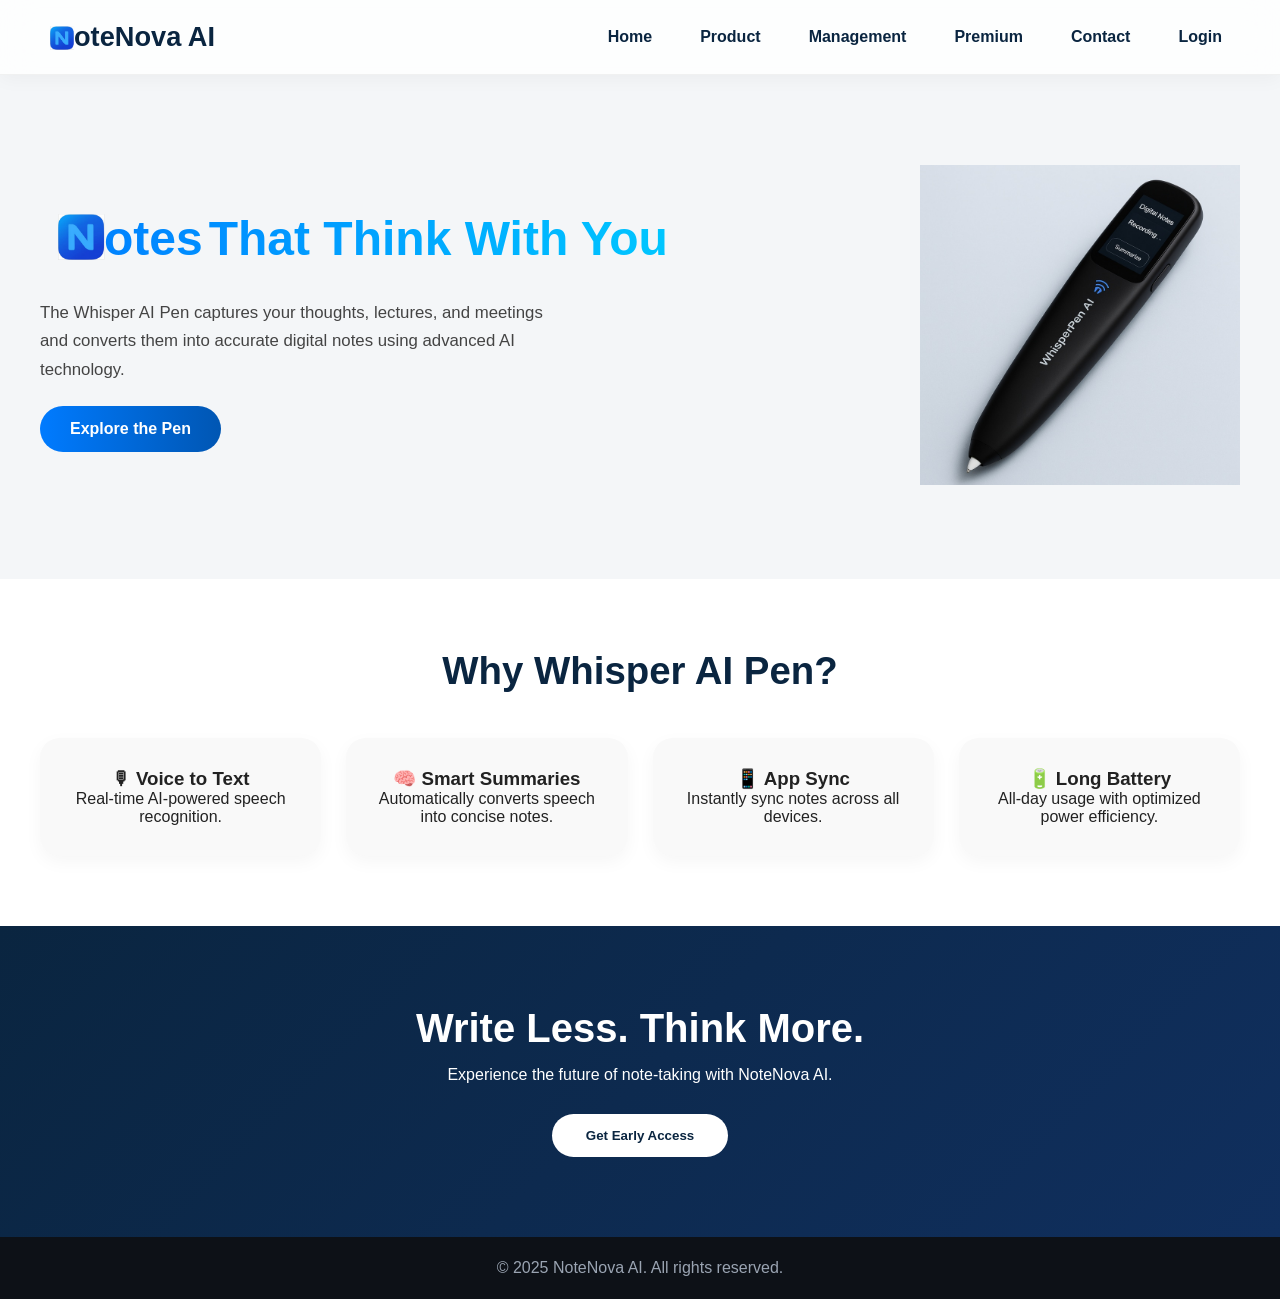
<file: front/index.html>
<!DOCTYPE html>
<html lang="en">

<head>
  <meta charset="UTF-8" />
  <meta name="viewport" content="width=device-width, initial-scale=1.0" />

  <title>NoteNova AI | Whisper AI Pen</title>

  <link rel="stylesheet" href="style3.css">
</head>

<body>

  <!-- NAVBAR -->
  <header class="navbar">

    <h1 class="brand-title">

      <span class="logo-n-nav">

        <img src="bcaecf6e-263d-4a7d-95c4-0d7856e9bc27.png" alt="NoteNova Logo">

      </span>

      oteNova AI

    </h1>

    <nav>

      <a href="index.html">Home</a>

      <a href="product.html">Product</a>

      <a href="test.html">Management</a>

      <a href="sub.html">Premium</a>

      <a href="c2.html">Contact</a>

      <span id="authArea"></span>

    </nav>

  </header>

  <!-- HERO -->
  <section class="hero">

    <div class="hero-text">

      <!-- TAGLINE -->
      <h2 class="tagline">

        <span class="n-wrapper">
          <span class="logo-n">
            <img src="bcaecf6e-263d-4a7d-95c4-0d7856e9bc27.png" alt="N Logo">
          </span>
          otes
        </span>

        <span class="tag-rest">
          That Think With You
        </span>

      </h2>

      <p>
        The Whisper AI Pen captures your thoughts,
        lectures, and meetings and converts them
        into accurate digital notes using advanced
        AI technology.
      </p>

      <button>
        Explore the Pen
      </button>

    </div>

    <div class="hero-image">
      <img src="pen.jpeg" alt="Whisper AI Pen">
    </div>

  </section>

  <!-- FEATURES -->
  <section class="features">

    <h2>Why Whisper AI Pen?</h2>

    <div class="feature-grid">

      <div class="feature-card">
        <h3>🎙 Voice to Text</h3>
        <p>Real-time AI-powered speech recognition.</p>
      </div>

      <div class="feature-card">
        <h3>🧠 Smart Summaries</h3>
        <p>Automatically converts speech into concise notes.</p>
      </div>

      <div class="feature-card">
        <h3>📱 App Sync</h3>
        <p>Instantly sync notes across all devices.</p>
      </div>

      <div class="feature-card">
        <h3>🔋 Long Battery</h3>
        <p>All-day usage with optimized power efficiency.</p>
      </div>

    </div>

  </section>

  <!-- CTA -->
  <section class="cta">

    <h2>Write Less. Think More.</h2>

    <p>
      Experience the future of note-taking
      with NoteNova AI.
    </p>

    <button>
      Get Early Access
    </button>

  </section>

  <!-- FOOTER -->
  <footer>
    <p>© 2025 NoteNova AI. All rights reserved.</p>
  </footer>

  <!-- LOGIN / PROFILE SCRIPT -->
  <script>

    const authArea =
      document.getElementById("authArea");

    const user =
      JSON.parse(
        localStorage.getItem("loggedInUser")
      );

    if (user) {

      authArea.innerHTML = `
        <a href="profile.html">
          Profile
        </a>
      `;

    } else {

      authArea.innerHTML = `
        <a href="login.html">
          Login
        </a>
      `;

    }

  </script>

</body>

</html>
</file>
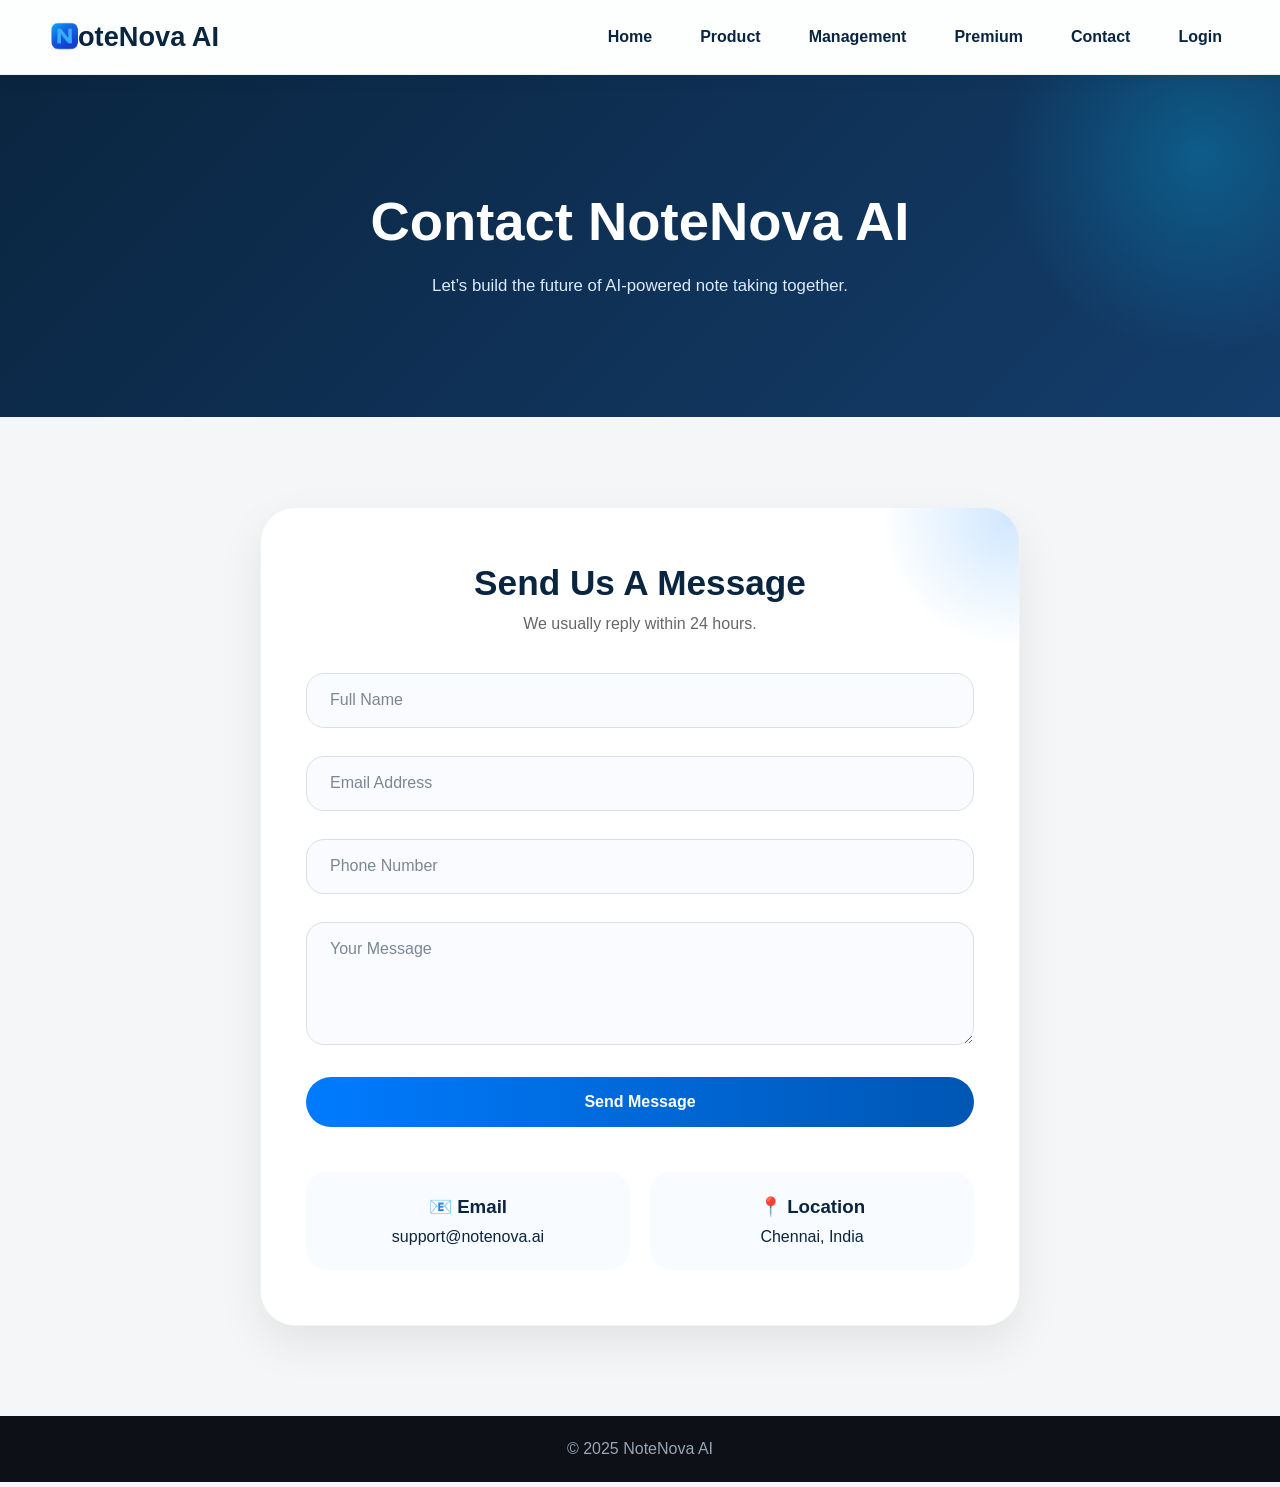
<file: front/c2.html>
<!DOCTYPE html>
<html lang="en">

<head>

  <meta charset="UTF-8">

  <meta name="viewport" content="width=device-width, initial-scale=1.0" />

  <title>Contact Us | NoteNova AI</title>

  <link rel="stylesheet" href="c2.css">

</head>

<body>

  <!-- NAVBAR -->

  <header class="navbar">

    <h1 class="brand-title">

      <span class="logo-n-nav">

        <img src="bcaecf6e-263d-4a7d-95c4-0d7856e9bc27.png" alt="Logo">

      </span>

      oteNova AI

    </h1>

    <nav>

      <a href="index.html">Home</a>

      <a href="product.html">Product</a>

      <a href="test.html">Management</a>

      <a href="sub.html">Premium</a>

      <a href="c2.html">Contact</a>

      <span id="authArea"></span>

    </nav>

  </header>

  <!-- HERO -->

  <section class="hero">

    <div class="hero-content">

      <h1>

        Contact NoteNova AI

      </h1>

      <p>

        Let’s build the future
        of AI-powered note taking
        together.

      </p>

    </div>

  </section>

  <!-- CONTACT -->

  <section class="contact-section">

    <div class="contact-card">

      <div class="card-glow"></div>

      <h2>

        Send Us A Message

      </h2>

      <p class="sub-text">

        We usually reply within 24 hours.

      </p>

      <form action="https://api.web3forms.com/submit" method="POST">

        <input type="hidden" name="access_key" value="040f503c-e6b9-4ea0-aafb-39f7a6f29652">

        <div class="input-group">

          <input type="text" name="name" required>

          <label>

            Full Name

          </label>

        </div>

        <div class="input-group">

          <input type="email" name="email" required>

          <label>

            Email Address

          </label>

        </div>

        <div class="input-group">

          <input type="tel" name="phone" pattern="[0-9]{10}" required>

          <label>

            Phone Number

          </label>

        </div>

        <div class="input-group">

          <textarea rows="5" name="message" required></textarea>

          <label>

            Your Message

          </label>

        </div>

        <button type="submit">

          Send Message

        </button>

      </form>

      <div class="contact-info">

        <div class="info-box">

          <h3>📧 Email</h3>

          <p>
            support@notenova.ai
          </p>

        </div>

        <div class="info-box">

          <h3>📍 Location</h3>

          <p>
            Chennai, India
          </p>

        </div>

      </div>

    </div>

  </section>

  <!-- FOOTER -->

  <footer>

    © 2025 NoteNova AI

  </footer>

  <!-- AUTH -->

  <script>

    const authArea =
      document.getElementById(
        "authArea"
      );

    const user =
      JSON.parse(
        localStorage.getItem(
          "loggedInUser"
        )
      );

    if (user) {

      authArea.innerHTML = `
        <a href="profile.html">
          Profile
        </a>
      `;

    } else {

      authArea.innerHTML = `
        <a href="login.html">
          Login
        </a>
      `;

    }

  </script>

</body>

</html>
</file>
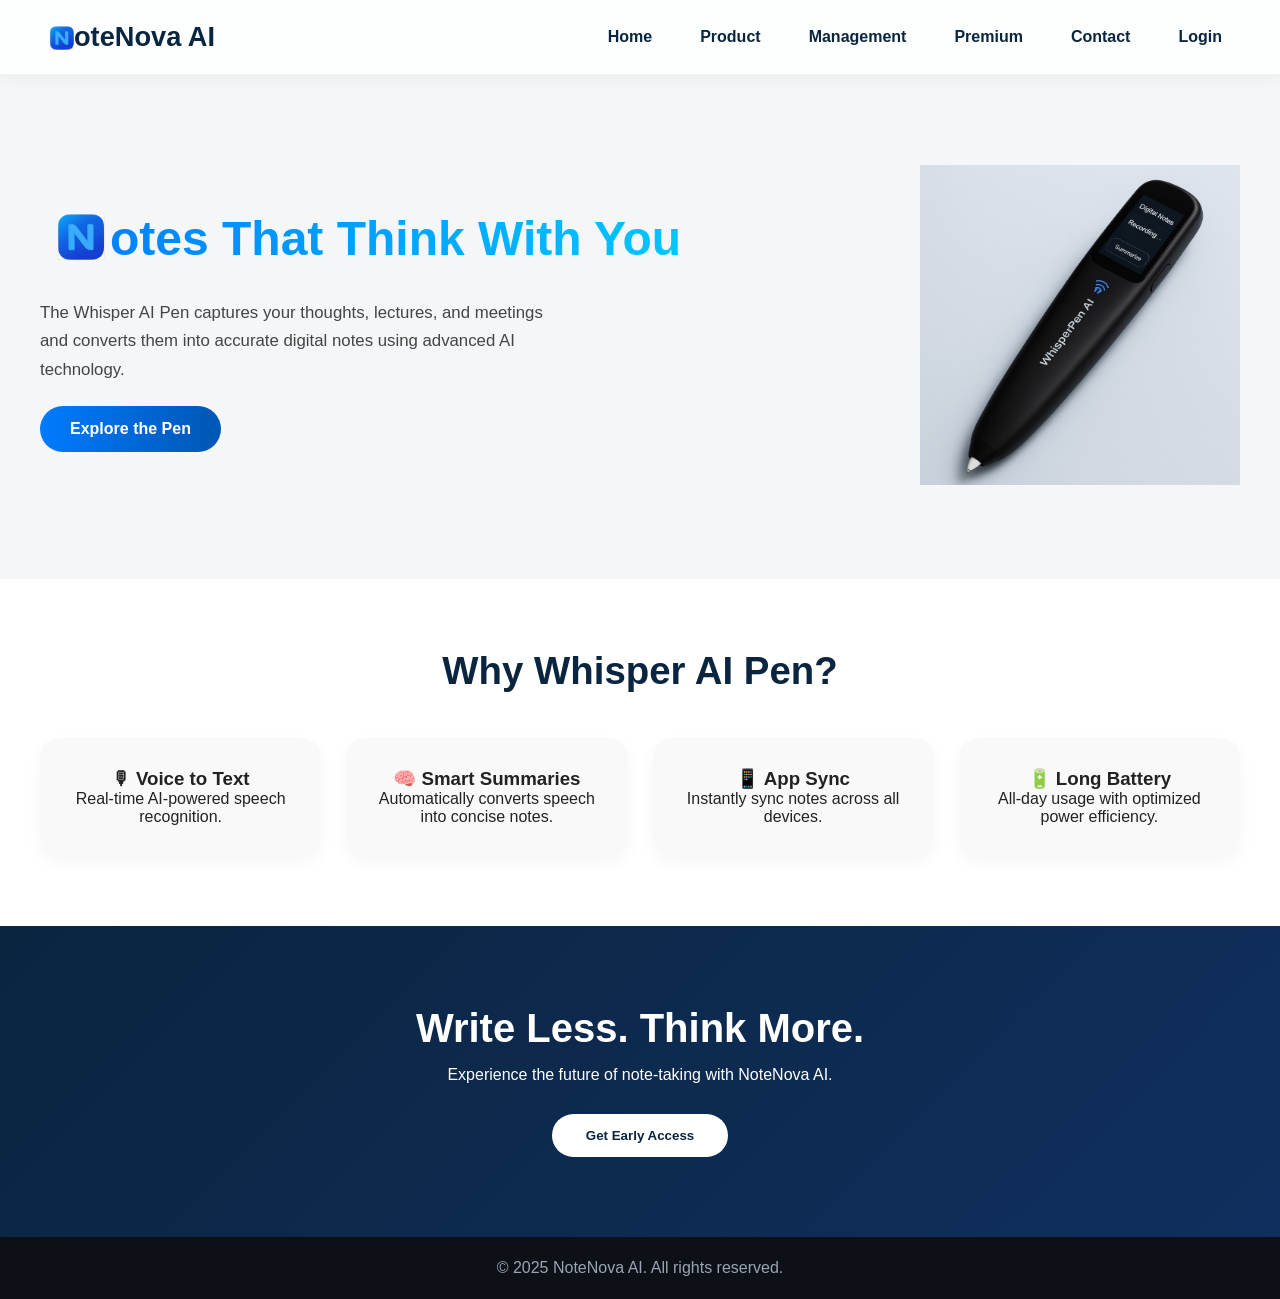
<file: front/Home.html>
<!DOCTYPE html>
<html lang="en">

<head>
  <meta charset="UTF-8" />
  <meta name="viewport" content="width=device-width, initial-scale=1.0" />

  <title>NoteNova AI | Whisper AI Pen</title>

  <link rel="stylesheet" href="style3.css">
</head>

<body>

  <!-- NAVBAR -->
  <header class="navbar">

    <h1 class="brand-title">

      <span class="logo-n-nav">

        <img src="bcaecf6e-263d-4a7d-95c4-0d7856e9bc27.png" alt="NoteNova Logo">

      </span>

      oteNova AI

    </h1>

    <nav>

      <a href="Home.html">Home</a>

      <a href="product.html">Product</a>

      <a href="test.html">Management</a>

      <a href="sub.html">Premium</a>

      <a href="c2.html">Contact</a>

      <span id="authArea"></span>

    </nav>

  </header>

  <!-- HERO -->
  <section class="hero">

    <div class="hero-text">

      <!-- TAGLINE -->
      <h2 class="tagline">

        <span class="logo-n">
          <img src="bcaecf6e-263d-4a7d-95c4-0d7856e9bc27.png" alt="N Logo">
        </span>

        otes That Think With You

      </h2>

      <p>
        The Whisper AI Pen captures your thoughts,
        lectures, and meetings and converts them
        into accurate digital notes using advanced
        AI technology.
      </p>

      <button>
        Explore the Pen
      </button>

    </div>

    <div class="hero-image">
      <img src="pen.jpeg" alt="Whisper AI Pen">
    </div>

  </section>

  <!-- FEATURES -->
  <section class="features">

    <h2>Why Whisper AI Pen?</h2>

    <div class="feature-grid">

      <div class="feature-card">
        <h3>🎙 Voice to Text</h3>
        <p>Real-time AI-powered speech recognition.</p>
      </div>

      <div class="feature-card">
        <h3>🧠 Smart Summaries</h3>
        <p>Automatically converts speech into concise notes.</p>
      </div>

      <div class="feature-card">
        <h3>📱 App Sync</h3>
        <p>Instantly sync notes across all devices.</p>
      </div>

      <div class="feature-card">
        <h3>🔋 Long Battery</h3>
        <p>All-day usage with optimized power efficiency.</p>
      </div>

    </div>

  </section>

  <!-- CTA -->
  <section class="cta">

    <h2>Write Less. Think More.</h2>

    <p>
      Experience the future of note-taking
      with NoteNova AI.
    </p>

    <button>
      Get Early Access
    </button>

  </section>

  <!-- FOOTER -->
  <footer>
    <p>© 2025 NoteNova AI. All rights reserved.</p>
  </footer>

  <!-- LOGIN / PROFILE SCRIPT -->
  <script>

    const authArea =
      document.getElementById("authArea");

    const user =
      JSON.parse(
        localStorage.getItem("loggedInUser")
      );

    if (user) {

      authArea.innerHTML = `
        <a href="profile.html">
          Profile
        </a>
      `;

    } else {

      authArea.innerHTML = `
        <a href="login.html">
          Login
        </a>
      `;

    }

  </script>

</body>

</html>
</file>
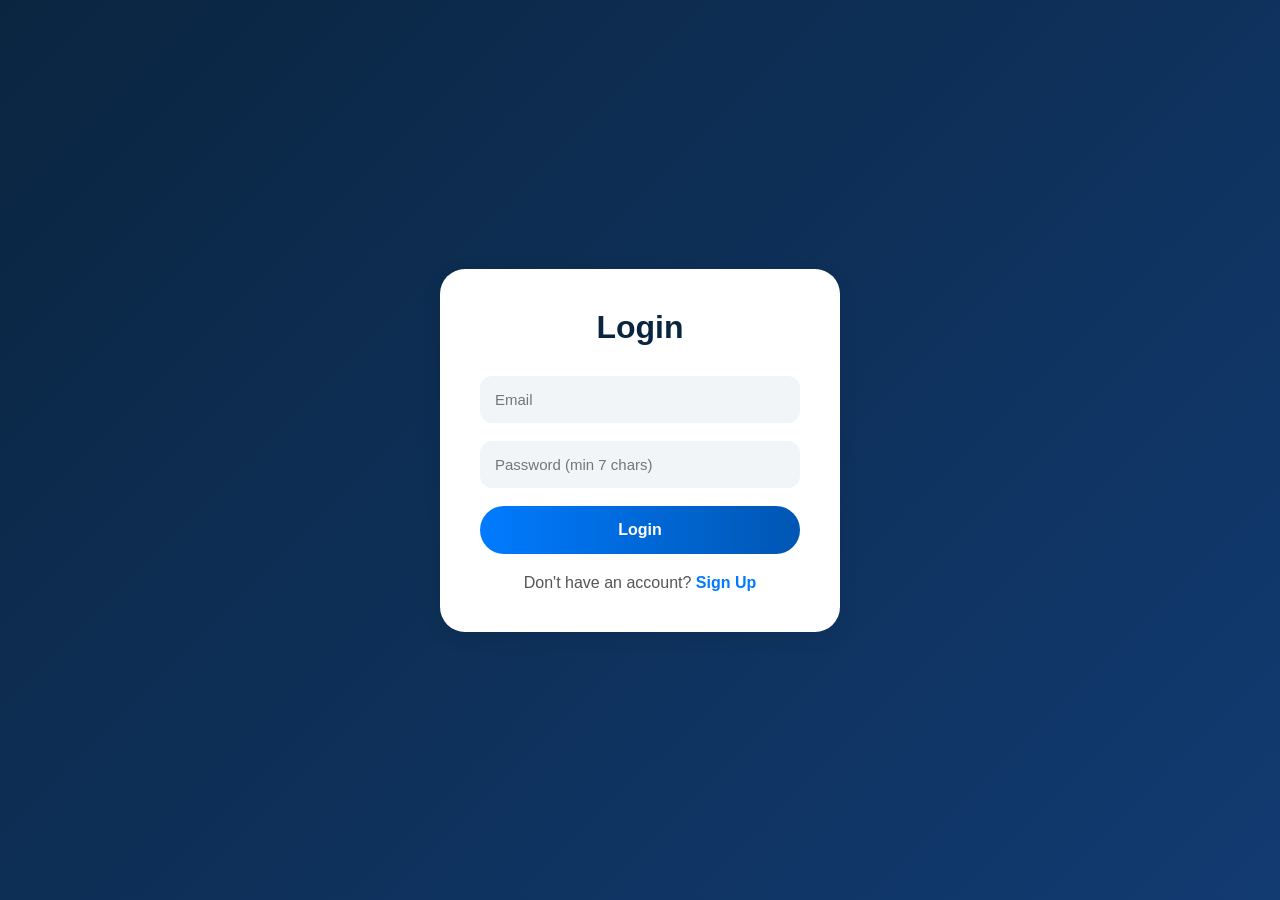
<file: front/login.html>
<!DOCTYPE html>
<html lang="en">

<head>
  <meta charset="UTF-8">
  <meta name="viewport" content="width=device-width, initial-scale=1.0">

  <title>Login | NoteNova AI</title>

  <link rel="stylesheet" href="log.css">
</head>

<body>

  <div class="container">

    <div class="form-box">

      <h1 id="title">Login</h1>

      <!-- SIGNUP FORM -->

      <!-- SIGNUP FORM -->

      <div id="signupForm">

        <input type="text" id="signupName" placeholder="Full Name">

        <input type="email" id="signupEmail" placeholder="Email">

        <input type="tel" id="signupPhone" placeholder="Phone Number">

        <input type="date" id="signupDob">

        <input type="password" id="signupPassword" placeholder="Password (min 7 chars)" required minlength="7">

        <button onclick="signup()">
          Create Account
        </button>

      </div>
      <!-- LOGIN FORM -->

      <div id="loginForm">

        <input type="email" id="loginEmail" placeholder="Email">

       <input type="password" id="loginPassword" placeholder="Password (min 7 chars)" required minlength="7">
        <button onclick="login()">
          Login
        </button>

      </div>

      <!-- SWITCH -->

      <p id="switchText">
        Don't have an account?
        <span onclick="showSignup()">Sign Up</span>
      </p>

    </div>

  </div>

  <script>

    const loginForm = document.getElementById("loginForm");
    const signupForm = document.getElementById("signupForm");
    const title = document.getElementById("title");
    const switchText = document.getElementById("switchText");

    // START WITH LOGIN
    signupForm.style.display = "none";

    // SHOW SIGNUP

    function showSignup() {

      signupForm.style.display = "flex";
      loginForm.style.display = "none";

      title.innerText = "Sign Up";

      switchText.innerHTML =
        `Already have an account?
      <span onclick="showLogin()">Login</span>`;

    }

    // SHOW LOGIN

    function showLogin() {

      signupForm.style.display = "none";
      loginForm.style.display = "flex";

      title.innerText = "Login";

      switchText.innerHTML =
        `Don't have an account?
      <span onclick="showSignup()">Sign Up</span>`;

    }

    async function signup() {

      const name =
        document.getElementById("signupName").value;

      const email =
        document.getElementById("signupEmail").value;

      const phone =
        document.getElementById("signupPhone").value;

      const dob =
        document.getElementById("signupDob").value;

      const password =
        document.getElementById("signupPassword").value;

      try {

        const response = await fetch(
          "https://notenova-backend-pznb.onrender.com/api/auth/signup",
          {

            method: "POST",

            headers: {
              "Content-Type": "application/json"
            },

            body: JSON.stringify({
              name,
              email,
              phone,
              dob,
              password
            })

          }
        );

        const data = await response.json();

        alert(data.message);

        if (response.ok) {

          showLogin();

        }

      } catch (error) {

        alert("Server Error");

        console.log(error);

      }

    }

    // LOGIN

    async function login() {

      const email =
        document.getElementById("loginEmail").value;

      const password =
        document.getElementById("loginPassword").value;

      try {

        const response = await fetch(
          "https://notenova-backend-pznb.onrender.com/api/auth/login",
          {

            method: "POST",

            headers: {
              "Content-Type": "application/json"
            },

            body: JSON.stringify({
              email,
              password
            })

          }
        );

        const data = await response.json();

        alert(data.message);

        if (response.ok) {

          localStorage.setItem(
            "loggedInUser",
            JSON.stringify(data.user)
          );

          window.location.href = "index.html";

        }

      } catch (error) {

        alert("Server Error");

        console.log(error);

      }

    }

  </script>

</body>

</html>
</file>
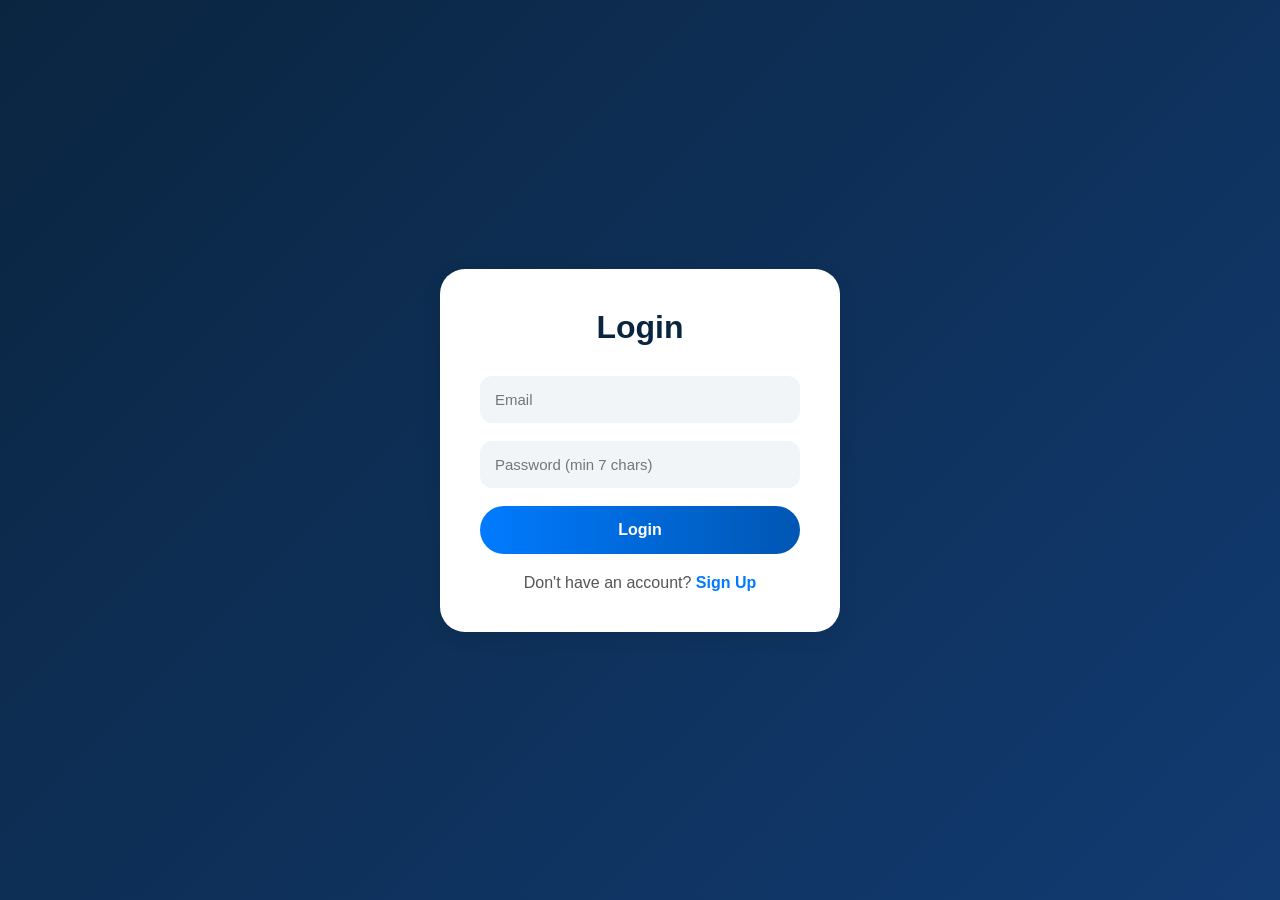
<file: front/payment.html>
<!DOCTYPE html>
<html lang="en">

<head>
    <meta charset="UTF-8">
    <meta name="viewport" content="width=device-width, initial-scale=1.0">
    <title>Payment | NoteNova AI</title>
    <link rel="stylesheet" href="pay.css">
    <style>
        /* Styling for the new input box */
        .txn-input-container {
            margin-bottom: 25px;
            text-align: left;
        }

        .txn-input-container label {
            display: block;
            margin-bottom: 8px;
            color: #0a2540;
            font-weight: 600;
            font-size: 0.95rem;
        }

        .txn-input-container input {
            width: 100%;
            padding: 15px;
            border-radius: 12px;
            border: 1px solid #d8e1ea;
            background: #f9fbff;
            font-size: 15px;
            outline: none;
            transition: 0.3s;
        }

        .txn-input-container input:focus {
            border-color: #007bff;
            box-shadow: 0 0 0 4px rgba(0, 123, 255, 0.15);
        }
    </style>
</head>

<body>

    <header class="navbar">
        <h1 class="brand-title">
            <span class="logo-n-nav">
                <img src="bcaecf6e-263d-4a7d-95c4-0d7856e9bc27.png" alt="Logo">
            </span>
            oteNova AI
        </h1>
        <nav>
            <a href="index.html">Home</a>
            <a href="product.html">Product</a>
            <a href="sub.html">Premium</a>
            <span id="authArea"></span>
        </nav>
    </header>

    <section class="payment-section">
        <div class="payment-card">
            <h2>Complete Your Payment</h2>

            <p>Scan the QR code below using any UPI app to pay <strong>₹500</strong> for Premium.</p>

            <div class="qr-container">
                <img src="myqr.jpeg"
                    alt="Payment QR Code">
            </div>

            <div class="txn-input-container">
                <label for="txnId">Enter Transaction ID / UPI Ref Number:</label>
                <input type="text" id="txnId" placeholder="e.g., 312345678901" required>
            </div>

            <p class="warning-text">
                ⚠️ Important: It may take up to 7 business days to manually verify your payment.
            </p>

            <button id="paidBtn" onclick="reportPayment()">Submit Payment Details</button>
            <p id="loader" class="loader">Sending verification request...</p>

        </div>
    </section>

    <script>
        // 1. Check if user is logged in
        const user = JSON.parse(localStorage.getItem("loggedInUser"));
        const authArea = document.getElementById("authArea");

        if (!user) {
            alert("You must be logged in to purchase premium.");
            window.location.href = "login.html";
        } else {
            authArea.innerHTML = `<a href="profile.html">Profile</a>`;
        }

        // 2. Handle Payment Report
        // 2. Handle Payment Report (PLAN B: BYPASS RENDER FIREWALL)
    async function reportPayment() {
      const txnIdValue = document.getElementById("txnId").value.trim();

      if (!txnIdValue) {
        alert("Please enter your Transaction ID before submitting!");
        return;
      }

      const btn = document.getElementById("paidBtn");
      const loader = document.getElementById("loader");

      btn.disabled = true;
      loader.style.display = "block";

      try {
        // We are now sending the data straight to Web3Forms, skipping your backend!
        const response = await fetch("https://api.web3forms.com/submit", {
          method: "POST",
          headers: {
            "Content-Type": "application/json",
            "Accept": "application/json"
          },
          body: JSON.stringify({
            // 🚨 PASTE YOUR KEY ON THE LINE BELOW 🚨
            access_key: "31d6b4dc-95e5-430e-88a2-09706b697948", 
            subject: `🚨 Premium Payment Request from ${user.name}`,
            Message: "A user claims to have paid for Premium. Please verify the transaction ID below in your bank app, then go to MongoDB Atlas to upgrade their account to true.",
            User_Name: user.name,
            User_Email: user.email,
            Transaction_ID: txnIdValue
          })
        });

        const data = await response.json();

        if (response.ok) {
          alert("Payment reported successfully! Please allow up to 7 business days for manual verification.");
          window.location.href = "profile.html"; 
        } else {
          alert("Error sending verification. Please try again.");
          btn.disabled = false;
          loader.style.display = "none";
        }
      } catch (error) {
        alert("Network error. Please try again later.");
        console.log(error);
        btn.disabled = false;
        loader.style.display = "none";
      }
    }
    </script>

</body>

</html>
</file>
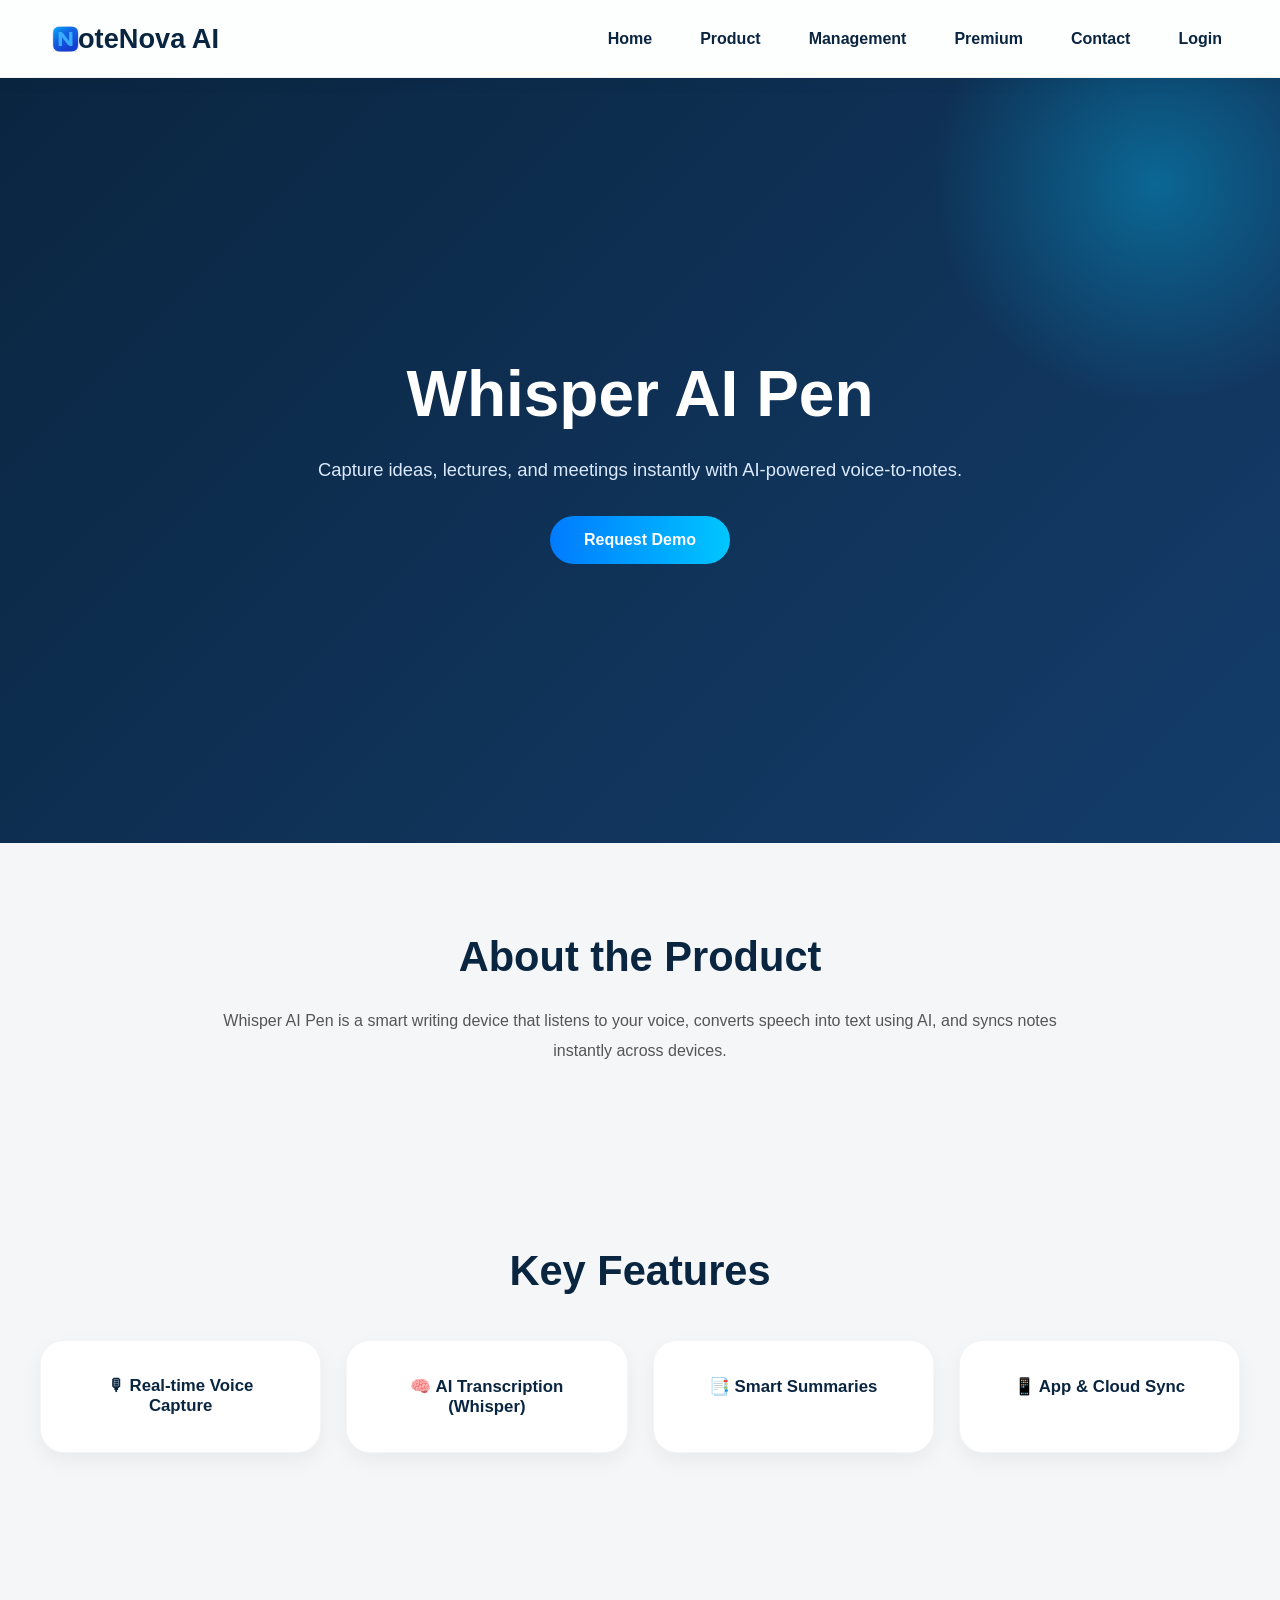
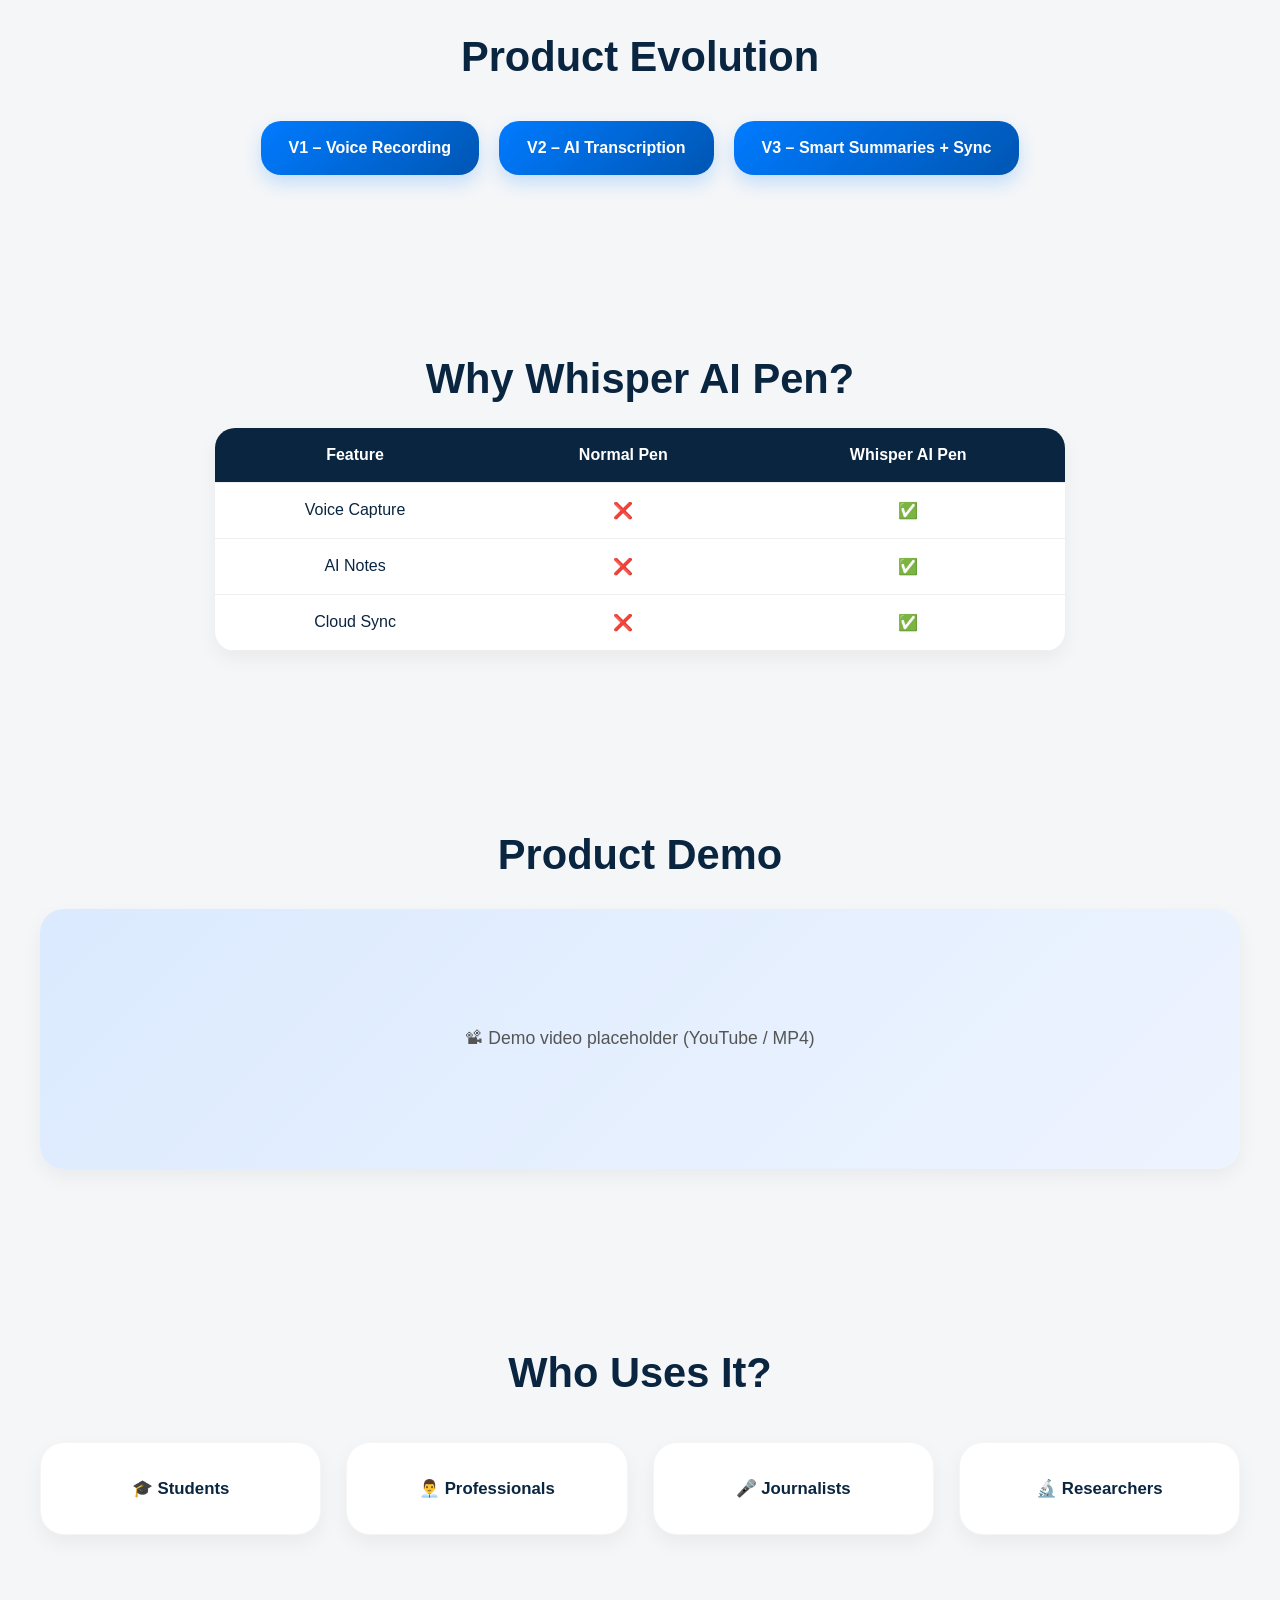
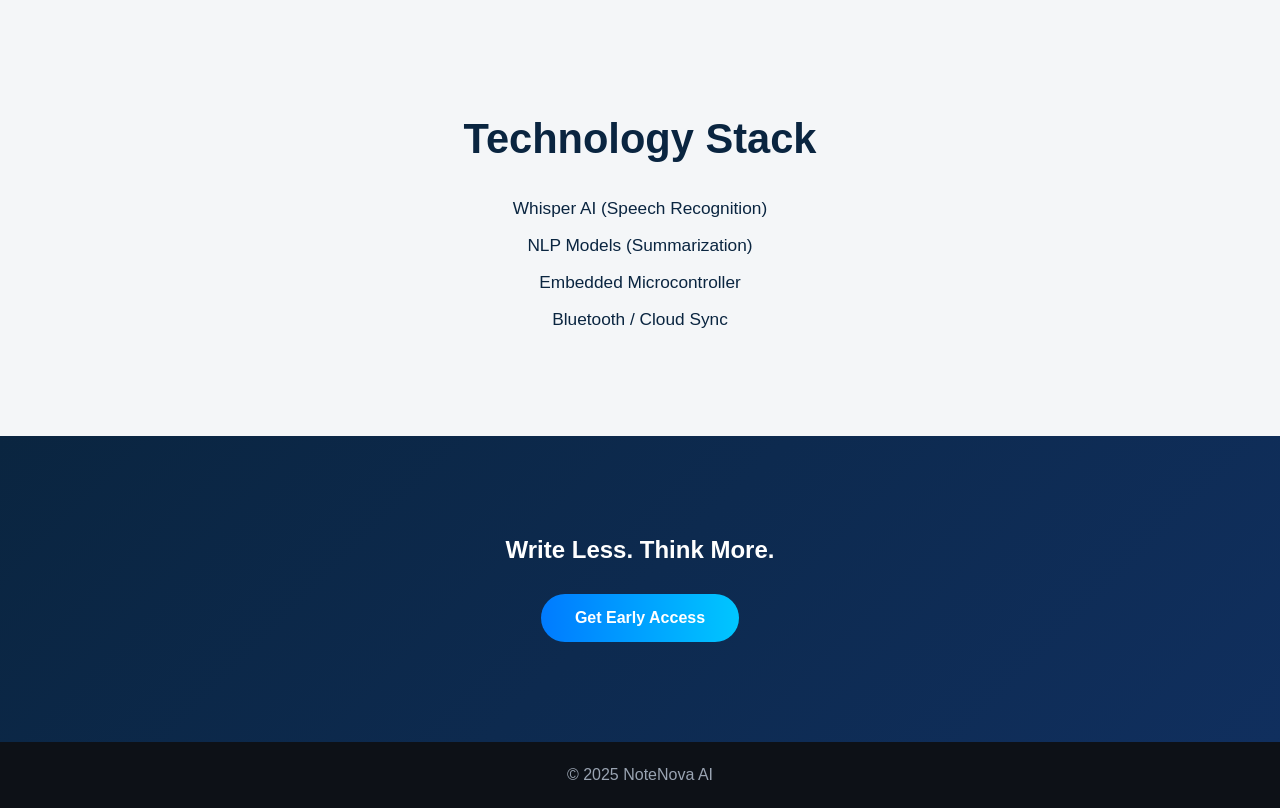
<file: front/product.html>
<!DOCTYPE html>
<html lang="en">

<head>
  <meta charset="UTF-8" />
  <meta name="viewport" content="width=device-width, initial-scale=1.0" />
  <title>Whisper AI Pen | NoteNova AI</title>
  <link rel="stylesheet" href="portfolio.css">
</head>

<body>

  <header class="navbar">
    <h1 class="brand-title">

      <span class="logo-n-nav">

        <img src="bcaecf6e-263d-4a7d-95c4-0d7856e9bc27.png" alt="Logo">

      </span>

      oteNova AI

    </h1>
    <nav>
      <a href="index.html" target="_blank">Home</a>
      <a href="product.html" target="_blank">Product</a>
      <a href="test.html" target="_blank">Management</a>
      <a href="sub.html">Premium</a>
      <a href="c2.html" target="_blank">Contact</a>
      <span id="authArea"></span>
    </nav>
  </header>

  <!-- HERO -->
  <section class="hero reveal">
    <div>
      <h2>Whisper AI Pen</h2>
      <p>Capture ideas, lectures, and meetings instantly with AI-powered voice-to-notes.</p>
      <button>Request Demo</button>
    </div>
  </section>

  <!-- ABOUT -->
  <section class="section reveal">
    <h2>About the Product</h2>
    <p>
      Whisper AI Pen is a smart writing device that listens to your voice,
      converts speech into text using AI, and syncs notes instantly across devices.
    </p>
  </section>

  <!-- FEATURES -->
  <section class="section features reveal">
    <h2>Key Features</h2>

    <div class="grid">
      <div class="card">🎙 Real-time Voice Capture</div>
      <div class="card">🧠 AI Transcription (Whisper)</div>
      <div class="card">📑 Smart Summaries</div>
      <div class="card">📱 App & Cloud Sync</div>
    </div>
  </section>

  <!-- TIMELINE -->
  <section class="section reveal">
    <h2>Product Evolution</h2>
    <div class="timeline">
      <div class="step">V1 – Voice Recording</div>
      <div class="step">V2 – AI Transcription</div>
      <div class="step">V3 – Smart Summaries + Sync</div>
    </div>
  </section>

  <!-- COMPARISON -->
  <section class="section comparison reveal">
    <h2>Why Whisper AI Pen?</h2>

    <table>
      <tr>
        <th>Feature</th>
        <th>Normal Pen</th>
        <th>Whisper AI Pen</th>
      </tr>
      <tr>
        <td>Voice Capture</td>
        <td>❌</td>
        <td>✅</td>
      </tr>
      <tr>
        <td>AI Notes</td>
        <td>❌</td>
        <td>✅</td>
      </tr>
      <tr>
        <td>Cloud Sync</td>
        <td>❌</td>
        <td>✅</td>
      </tr>
    </table>
  </section>

  <!-- DEMO -->
  <section class="section demo reveal">
    <h2>Product Demo</h2>
    <div class="video-box">
      <p>📽 Demo video placeholder (YouTube / MP4)</p>
    </div>
  </section>

  <!-- USE CASES -->
  <section class="section reveal">
    <h2>Who Uses It?</h2>
    <div class="grid">
      <div class="card">🎓 Students</div>
      <div class="card">👨‍💼 Professionals</div>
      <div class="card">🎤 Journalists</div>
      <div class="card">🔬 Researchers</div>
    </div>
  </section>

  <!-- TECH -->
  <section class="section tech reveal">
    <h2>Technology Stack</h2>
    <ul>
      <li>Whisper AI (Speech Recognition)</li>
      <li>NLP Models (Summarization)</li>
      <li>Embedded Microcontroller</li>
      <li>Bluetooth / Cloud Sync</li>
    </ul>
  </section>

  <!-- CTA -->
  <section class="cta reveal">
    <h2>Write Less. Think More.</h2>
    <button>Get Early Access</button>
  </section>

  <footer>
    © 2025 NoteNova AI
  </footer>

  <script src="portfolio.js"></script>
</body>
<script>

  const authArea =
    document.getElementById("authArea");

  const user =
    JSON.parse(
      localStorage.getItem("loggedInUser")
    );

  if (user) {

    authArea.innerHTML = `
        <a href="profile.html">
          Profile
        </a>
      `;

  } else {

    authArea.innerHTML = `
        <a href="login.html">
          Login
        </a>
      `;

  }

</script>

</html>
</file>
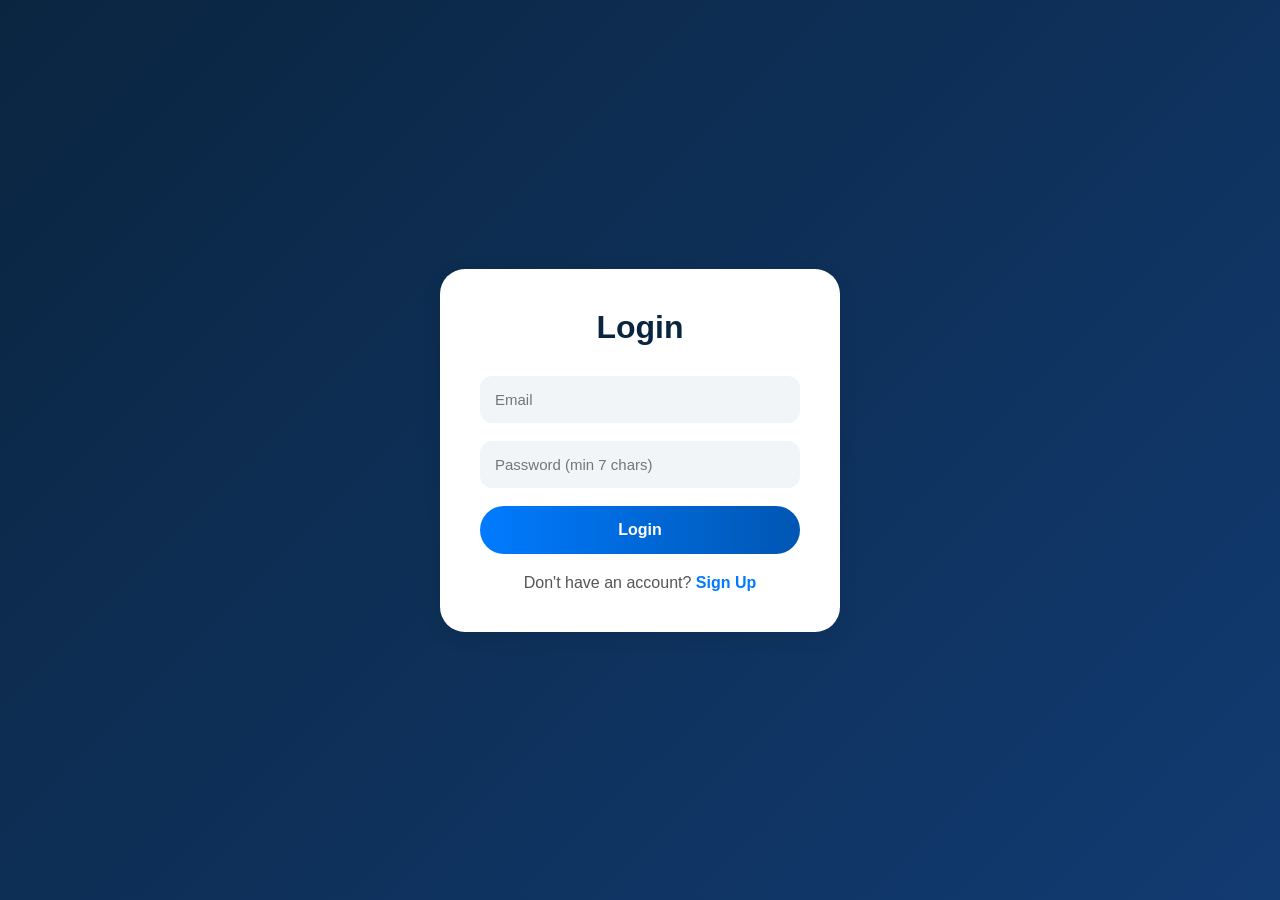
<file: front/profile.html>
<!DOCTYPE html>
<html lang="en">

<head>
    <meta charset="UTF-8">
    <meta name="viewport" content="width=device-width, initial-scale=1.0">
    <title>Profile | NoteNova AI</title>
    <link rel="stylesheet" href="pro.css">
</head>

<body>

    <header class="navbar">
        <h1 class="brand-title">
            <span class="logo-n-nav">
                <img src="bcaecf6e-263d-4a7d-95c4-0d7856e9bc27.png" alt="Logo">
            </span>
            <span class="brand-text">
                oteNova AI
            </span>
        </h1>
        <nav>
            <a href="index.html">Home</a>
            <a href="product.html">Product</a>
            <a href="sub.html">Premium</a>
            <a href="c2.html">Contact</a>
        </nav>
    </header>

    <section class="profile-section">
        <div class="profile-card">

            <div class="profile-top">
                <div class="avatar">
                    <span id="avatarLetter"></span>
                </div>
                <div>
                    <h1 id="profileName"></h1>
                    <p class="welcome-text">
                        Welcome back to NoteNova AI
                    </p>
                </div>
            </div>

            <div class="profile-grid">
                <div class="info-box">
                    <span>Email Address</span>
                    <h3 id="email"></h3>
                </div>
                <div class="info-box">
                    <span>Phone Number</span>
                    <h3 id="phone"></h3>
                </div>
                <div class="info-box">
                    <span>Date of Birth</span>
                    <h3 id="dob"></h3>
                </div>
                <div class="info-box premium-box">
                    <span>Membership</span>
                    <h3 id="premium"></h3>
                </div>
            </div>

            <button id="logoutBtn">
                Sign Out
            </button>

        </div>
    </section>

    <script>
        const localUser = JSON.parse(localStorage.getItem("loggedInUser"));

        // PROTECT PAGE
        if (!localUser) {
            window.location.href = "login.html";
        }

        // FUNCTION TO FETCH LIVE DATA
        async function fetchFreshUserData() {
            try {
                const response = await fetch(`https://notenova-backend-pznb.onrender.com/api/auth/user/${localUser.email}`);
                const freshUser = await response.json();

                // Update localStorage with the latest data
                localStorage.setItem("loggedInUser", JSON.stringify(freshUser));

                // UPDATE UI
                document.getElementById("profileName").innerText = freshUser.name;
                document.getElementById("avatarLetter").innerText = freshUser.name.charAt(0).toUpperCase();
                document.getElementById("email").innerText = freshUser.email;
                document.getElementById("phone").innerText = freshUser.phone;
                document.getElementById("dob").innerText = freshUser.dob;

                const premiumElement = document.getElementById("premium");

                // Check Premium Status & Timer
                if (freshUser.premium && freshUser.premiumExpiry) {
                    premiumElement.innerHTML = `Premium User ✨ <br><span id="timer" style="color:#ff4757; font-size:14px; font-weight:bold;"></span>`;
                    startCountdown(freshUser.premiumExpiry);
                } else if (freshUser.premium) {
                    premiumElement.innerText = "Premium User ✨ (Lifetime)";
                } else {
                    premiumElement.innerText = "Free Plan";
                }

            } catch (error) {
                console.log("Error fetching fresh data:", error);
            }
        }

        // TIMER FUNCTION
        function startCountdown(expiryDateString) {
            const expiryDate = new Date(expiryDateString).getTime();

            const timerInterval = setInterval(() => {
                const now = new Date().getTime();
                const distance = expiryDate - now;

                if (distance < 0) {
                    clearInterval(timerInterval);
                    document.getElementById("timer").innerText = "Expired! Refreshing...";
                    setTimeout(() => window.location.reload(), 2000); // Reload page to revert to free plan
                } else {
                    const minutes = Math.floor((distance % (1000 * 60 * 60)) / (1000 * 60));
                    const seconds = Math.floor((distance % (1000 * 60)) / 1000);
                    document.getElementById("timer").innerText = `Expires in: ${minutes}m ${seconds}s`;
                }
            }, 1000);
        }

        // LOGOUT
        document.getElementById("logoutBtn").addEventListener("click", () => {
            localStorage.removeItem("loggedInUser");
            window.location.href = "index.html";
        });

        // Run fetch on load
        fetchFreshUserData();
    </script>
</body>

</html>
</file>
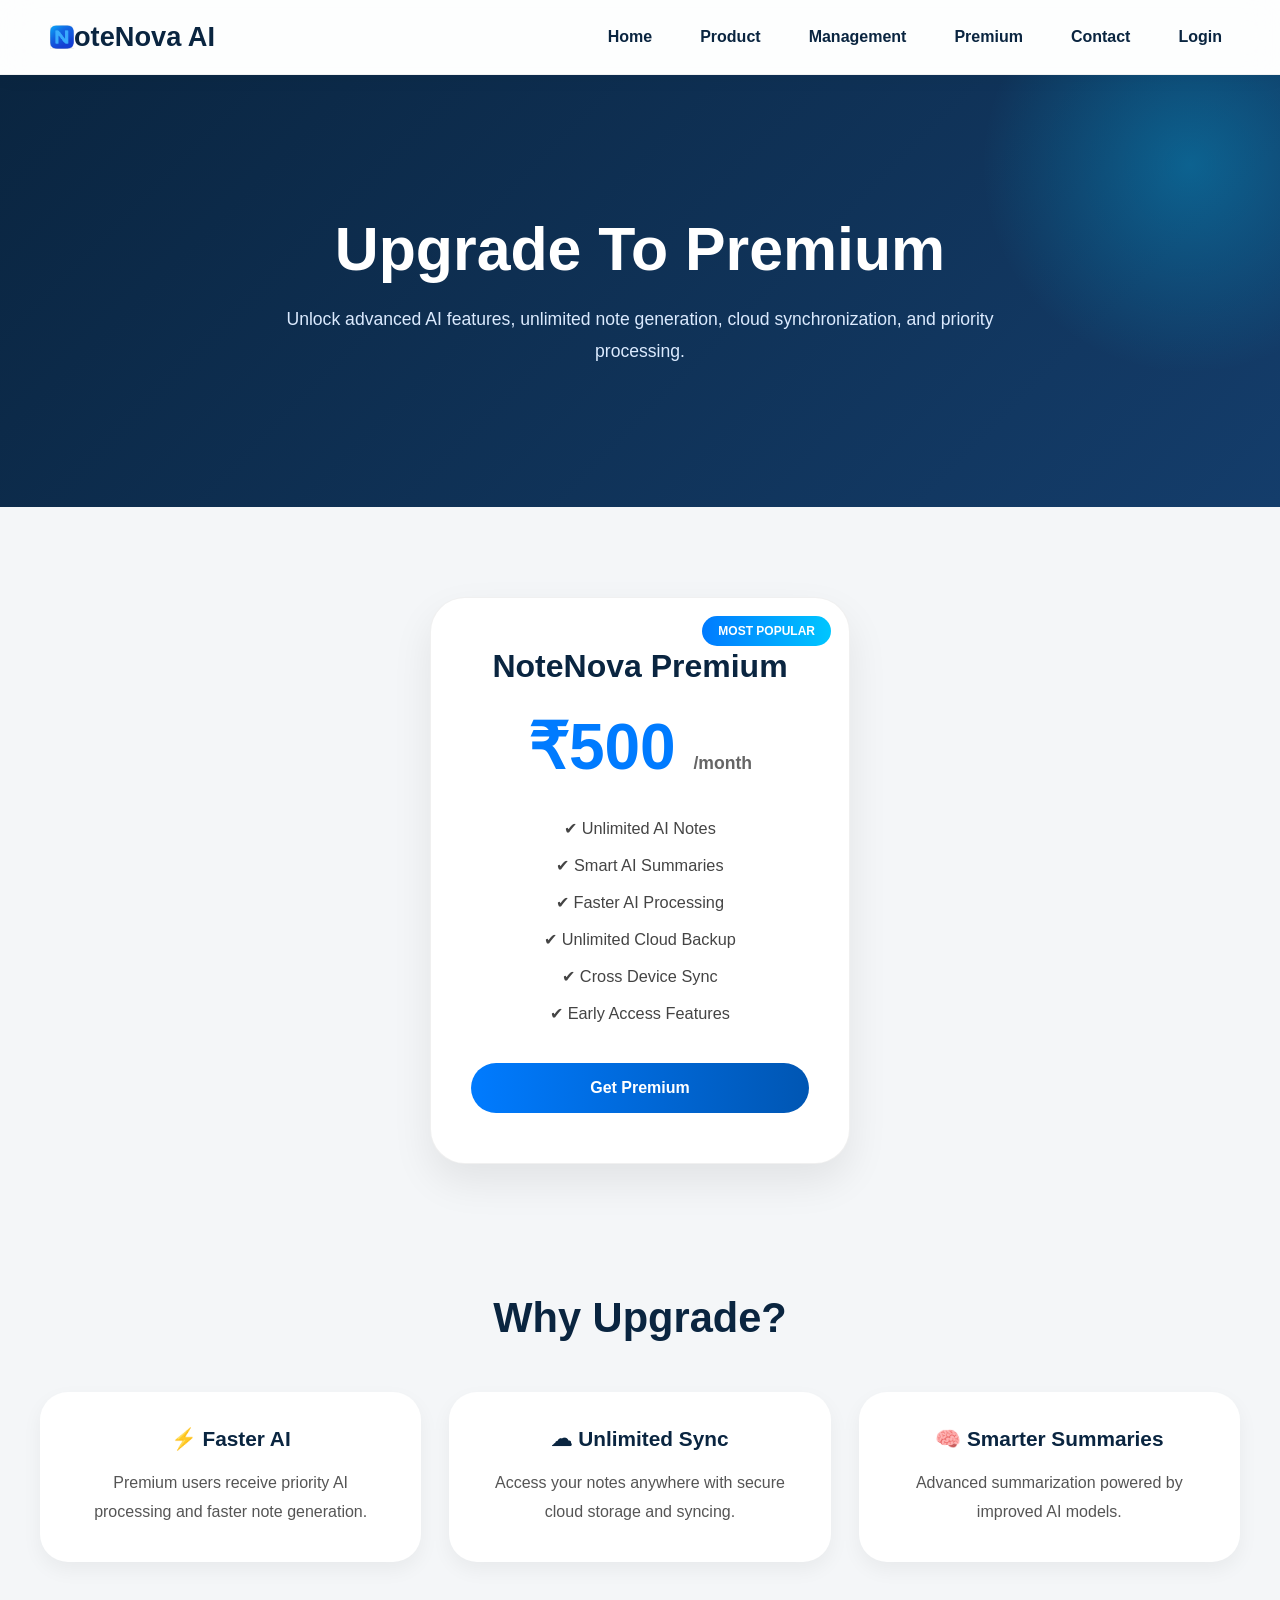
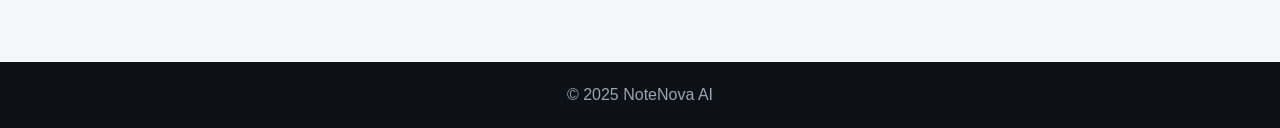
<file: front/sub.html>
<!DOCTYPE html>
<html lang="en">

<head>

  <meta charset="UTF-8">

  <meta name="viewport" content="width=device-width, initial-scale=1.0">

  <title>NoteNova Premium</title>

  <link rel="stylesheet" href="s.css">

</head>

<body>

  <!-- NAVBAR -->

  <header class="navbar">

    <h1 class="brand-title">

      <span class="logo-n-nav">

        <img src="bcaecf6e-263d-4a7d-95c4-0d7856e9bc27.png" alt="Logo">

      </span>

      oteNova AI

    </h1>

    <nav>

      <a href="index.html">Home</a>

      <a href="product.html">Product</a>

      <a href="test.html">Management</a>

      <a href="sub.html">Premium</a>

      <a href="c2.html">Contact</a>

      <span id="authArea"></span>

    </nav>

  </header>

  <!-- HERO -->

  <section class="hero">

    <div class="hero-content">

      <h1>

        Upgrade To Premium

      </h1>

      <p>

        Unlock advanced AI features,
        unlimited note generation,
        cloud synchronization,
        and priority processing.

      </p>

    </div>

  </section>

  <!-- PLAN -->

  <section class="pricing-section">

    <div class="pricing-card">

      <div class="premium-badge">

        MOST POPULAR

      </div>

      <h2>

        NoteNova Premium

      </h2>

      <div class="price">

        ₹500

        <span>

          /month

        </span>

      </div>

      <ul>

        <li>
          ✔ Unlimited AI Notes
        </li>

        <li>
          ✔ Smart AI Summaries
        </li>

        <li>
          ✔ Faster AI Processing
        </li>

        <li>
          ✔ Unlimited Cloud Backup
        </li>

        <li>
          ✔ Cross Device Sync
        </li>

        <li>
          ✔ Early Access Features
        </li>

      </ul>

      <a href="payment.html" class="subscribe-btn">

        Get Premium

      </a>

    </div>

  </section>

  <!-- BENEFITS -->

  <section class="benefits">

    <h2>

      Why Upgrade?

    </h2>

    <div class="benefit-grid">

      <div class="benefit-card">

        <h3>⚡ Faster AI</h3>

        <p>

          Premium users receive
          priority AI processing
          and faster note generation.

        </p>

      </div>

      <div class="benefit-card">

        <h3>☁ Unlimited Sync</h3>

        <p>

          Access your notes anywhere
          with secure cloud storage
          and syncing.

        </p>

      </div>

      <div class="benefit-card">

        <h3>🧠 Smarter Summaries</h3>

        <p>

          Advanced summarization
          powered by improved AI models.

        </p>

      </div>

    </div>

  </section>

  <!-- FOOTER -->

  <footer>

    © 2025 NoteNova AI

  </footer>

  <!-- AUTH -->

  <script>

    const authArea =
      document.getElementById(
        "authArea"
      );

    const user =
      JSON.parse(
        localStorage.getItem(
          "loggedInUser"
        )
      );

    if (user) {

      authArea.innerHTML = `
        <a href="profile.html">
          Profile
        </a>
      `;

    } else {

      authArea.innerHTML = `
        <a href="login.html">
          Login
        </a>
      `;

    }

  </script>

</body>

</html>
</file>
<file: front/style3.css>
/* ================= RESET ================= */

* {
  margin: 0;
  padding: 0;
  box-sizing: border-box;
}

/* ================= BODY ================= */

body {
  font-family: "Segoe UI", Arial, sans-serif;
  background: #f4f6f8;
  color: #222;
  overflow-x: hidden;
}

/* ================= NAVBAR ================= */

.navbar {

  display: flex;
  justify-content: space-between;
  align-items: center;

  padding: 18px 40px;

  background:
    rgba(255, 255, 255, 0.82);

  backdrop-filter: blur(16px);

  position: sticky;
  top: 0;

  z-index: 1000;

  border-bottom:
    1px solid rgba(0, 0, 0, 0.05);

  box-shadow:
    0 4px 18px rgba(0, 0, 0, 0.04);
}

/* REMOVE H1 DEFAULT MARGIN */

.brand-title {

  margin: 0;

  display: flex;
  align-items: center;

  gap: 2px;

  font-size: 1.7rem;
  font-weight: 800;

  color: #0a2540;

  line-height: 1;

  transform:
    translateX(-2px);
}


/* LOGO WRAPPER */

.logo-n-nav {

  display: flex;
  align-items: center;
}

/* LOGO */

.logo-n-nav img {

  width: 34px;
  height: 34px;

  object-fit: contain;

  transform:
    translateY(1px) translateX(0px) scale(1.4);

  transform-origin: left center;

  display: block;
}

/* NAV */

nav {

  display: flex;
  align-items: center;

  gap: 12px;
}

/* LINKS */

.navbar a {

  text-decoration: none;

  color: #0a2540;

  font-weight: 600;

  padding: 10px 18px;

  border-radius: 14px;

  transition: 0.3s ease;

  display: flex;
  align-items: center;
}

/* AUTH AREA */

#authArea {

  display: flex;
  align-items: center;
}

/* HOVER */

.navbar a:hover {

  background:
    linear-gradient(135deg,
      #007bff,
      #00c6ff);

  color: white;

  transform:
    translateY(-2px);

  box-shadow:
    0 8px 18px rgba(0, 123, 255, 0.25);
}

/* ================= HERO ================= */

.hero {

  display: flex;
  align-items: center;
  justify-content: space-between;

  padding: 90px 40px;

  gap: 50px;
}

/* TAGLINE */

.tagline {

  display: flex;
  align-items: center;

  gap: 6px;

  font-size: 3rem;
  font-weight: 800;

  line-height: 1.1;

  background:
    linear-gradient(90deg,
      #007bff,
      #00c6ff);

  -webkit-background-clip: text;
  -webkit-text-fill-color: transparent;
}

/* Keeps the N and 'otes' perfectly aligned */
.n-wrapper {
  display: flex;
  align-items: center;
}

/* HERO LOGO */

.logo-n img {

  width: 64px;
  height: 64px;

  object-fit: contain;

  transform:
    translateY(3px) translateX(-5.5px) scale(1.45);

  transform-origin: left center;
}

/* HERO TEXT */

.hero-text p {

  margin: 22px 0;

  max-width: 520px;

  line-height: 1.7;

  font-size: 1.05rem;

  color: #444;
}

/* BUTTON */

.hero-text button {

  padding: 14px 30px;

  border: none;

  background:
    linear-gradient(90deg,
      #007bff,
      #0056b3);

  color: white;

  font-size: 16px;
  font-weight: 600;

  cursor: pointer;

  border-radius: 30px;

  transition: 0.3s;
}

.hero-text button:hover {

  transform:
    translateY(-4px);

  box-shadow:
    0 10px 20px rgba(0, 123, 255, 0.25);
}

/* HERO IMAGE */

.hero-image img {

  width: 320px;

  transition: 0.3s;
}

.hero-image img:hover {

  transform:
    translateY(-8px) scale(1.03);
}

/* ================= FEATURES ================= */

.features {

  padding: 70px 40px;

  background: #fff;

  text-align: center;
}

.features h2 {

  font-size: 2.4rem;

  color: #0a2540;
}

.feature-grid {

  display: grid;

  grid-template-columns:
    repeat(auto-fit, minmax(230px, 1fr));

  gap: 25px;

  margin-top: 45px;
}

/* FEATURE CARDS */

.feature-card {

  padding: 30px;

  background: #f9f9f9;

  border-radius: 20px;

  transition: 0.3s;

  box-shadow:
    0 6px 18px rgba(0, 0, 0, 0.04);
}

.feature-card:hover {

  transform:
    translateY(-8px);

  background:
    linear-gradient(135deg,
      #007bff,
      #00c6ff);

  color: white;

  box-shadow:
    0 14px 28px rgba(0, 123, 255, 0.18);
}

/* ================= CTA ================= */

.cta {

  padding: 80px 40px;

  background:
    linear-gradient(135deg,
      #0a2540,
      #102f5e);

  color: white;

  text-align: center;
}

.cta h2 {
  font-size: 2.5rem;
}

.cta p {
  margin-top: 15px;
}

/* CTA BUTTON */

.cta button {

  margin-top: 30px;

  padding: 14px 34px;

  background: white;

  color: #0a2540;

  border: none;

  border-radius: 30px;

  font-weight: 700;

  cursor: pointer;

  transition: 0.3s;
}

.cta button:hover {

  transform:
    translateY(-4px);

  box-shadow:
    0 12px 24px rgba(255, 255, 255, 0.18);
}

/* ================= FOOTER ================= */

footer {

  padding: 22px;

  text-align: center;

  background: #0d1117;

  color: #9aa4b2;
}


/* ================= MOBILE RESPONSIVE FIXES ================= */
/* ================= MOBILE RESPONSIVE FIXES ================= */
@media (max-width: 768px) {

  /* 1. NAVBAR FIXES */
  .navbar {
    flex-direction: column;
    gap: 12px;
    padding: 15px 15px;
  }

  .brand-title {
    display: flex;
    align-items: center;
    justify-content: center;
    white-space: nowrap;
    font-size: 1.55rem;
    gap: 0px;
  }

  .logo-n-nav img {
    width: 36px;
    height: 36px;
    /* Changed translateY to -1px (moves it 1px down) */
    transform: translateY(-1px) scale(1.2);
    margin-right: -4px;
  }

  nav {
    display: flex;
    flex-wrap: wrap;
    justify-content: center;
    gap: 6px;
  }

  nav a {
    padding: 8px 12px;
    font-size: 13.5px;
  }

  /* 2. HERO TAGLINE FIXES */
  .hero {
    flex-direction: column;
    text-align: center;
    padding: 60px 20px;
  }

  .tagline {
    display: flex;
    flex-direction: column;
    /* Forces the two lines to stack! */
    align-items: center;
    justify-content: center;
    font-size: 2.3rem;
    line-height: 1.2;
    gap: 8px;
    /* Space between the top line and bottom line */
  }


  .logo-n img {
    width: 44px;
    height: 44px;
    /* Added translateX(1px) to move right, and changed scale from 1.15 to 1.25 */
    transform: translateY(6px) translateX(1px) scale(1.25);
    margin-right: -2px;
  }

  .hero-text p {
    max-width: 100%;
    font-size: 1.05rem;
    padding: 0 10px;
    margin-top: 25px;
  }

  .hero-image img {
    width: 250px;
    margin-top: 20px;
  }

  /* 3. OTHER SECTION FIXES */
  .features {
    padding: 60px 22px;
  }

  .feature-card {
    padding: 24px;
  }

  .cta {
    padding: 70px 22px;
  }

  .cta h2 {
    font-size: 2rem;
  }
}
</file>
<file: front/c2.css>
/* ================= RESET ================= */

* {
  margin: 0;
  padding: 0;
  box-sizing: border-box;
}

/* ================= BODY ================= */

body {

  font-family: "Segoe UI", sans-serif;

  background: #f4f6f8;

  color: #0a2540;

  overflow-x: hidden;
}

/* ================= NAVBAR ================= */

.navbar {

  display: flex;
  justify-content: space-between;
  align-items: center;

  padding: 18px 40px;

  background:
    rgba(255, 255, 255, 0.82);

  backdrop-filter: blur(16px);

  position: sticky;
  top: 0;

  z-index: 1000;

  border-bottom:
    1px solid rgba(0, 0, 0, 0.05);

  box-shadow:
    0 4px 18px rgba(0, 0, 0, 0.04);
}

/* BRAND */

.brand-title {

  margin: 0;

  display: flex;
  align-items: center;

  gap: 2px;

  font-size: 1.7rem;
  font-weight: 800;

  color: #0a2540;

  line-height: 1;

  transform:
    translateX(-2px);
}

/* LOGO */

.logo-n-nav img {

  width: 38px;
  height: 38px;

  object-fit: contain;

  transform:
    translateY(-1px) scale(1.4);

  transform-origin: left center;

  display: block;
}

/* NAV */

nav {

  display: flex;
  align-items: center;

  gap: 12px;
}

/* LINKS */

.navbar a {

  text-decoration: none;

  color: #0a2540;

  font-weight: 600;

  padding: 10px 18px;

  border-radius: 14px;

  transition: 0.3s ease;

  display: flex;
  align-items: center;
}

.navbar a:hover {

  background:
    linear-gradient(135deg,
      #007bff,
      #00c6ff);

  color: white;

  transform:
    translateY(-2px);

  box-shadow:
    0 8px 18px rgba(0, 123, 255, 0.25);
}

/* ================= HERO ================= */

.hero {

  min-height: 38vh;

  display: flex;
  justify-content: center;
  align-items: center;

  text-align: center;

  padding: 90px 20px;

  background:
    linear-gradient(135deg,
      #0a2540,
      #143d6b);

  color: white;

  position: relative;

  overflow: hidden;
}

.hero::before {

  content: "";

  position: absolute;

  width: 400px;
  height: 400px;

  background:
    radial-gradient(rgba(0, 198, 255, 0.25),
      transparent 70%);

  top: -120px;
  right: -120px;
}

.hero-content {

  position: relative;
  z-index: 2;
}

.hero h1 {

  font-size: 3.4rem;

  margin-bottom: 18px;
}

.hero p {

  max-width: 650px;

  margin: auto;

  line-height: 1.8;

  color: #dbeafe;

  font-size: 1.05rem;
}

/* ================= CONTACT ================= */

.contact-section {

  padding: 90px 20px;
}

.contact-card {

  max-width: 760px;

  margin: auto;

  background: white;

  border-radius: 35px;

  padding: 55px 45px;

  position: relative;

  overflow: hidden;

  box-shadow:
    0 18px 45px rgba(0, 0, 0, 0.08);

  border:
    1px solid rgba(0, 0, 0, 0.05);
}

/* GLOW */

.card-glow {

  position: absolute;

  width: 260px;
  height: 260px;

  background:
    radial-gradient(rgba(0, 123, 255, 0.18),
      transparent 70%);

  top: -120px;
  right: -120px;
}

/* TITLES */

.contact-card h2 {

  font-size: 2.2rem;

  margin-bottom: 12px;

  text-align: center;
}

.sub-text {

  text-align: center;

  color: #666;

  margin-bottom: 40px;
}

/* INPUTS */

.input-group {

  position: relative;

  margin-bottom: 28px;
}

.input-group input,
.input-group textarea {

  width: 100%;

  padding: 18px;

  border-radius: 18px;

  border:
    1px solid #d8e1ea;

  outline: none;

  font-size: 15px;

  background: #f9fbff;

  transition: 0.3s;
}

/* LABELS */

.input-group label {

  position: absolute;

  left: 18px;
  top: 18px;

  color: #7b8794;

  pointer-events: none;

  transition: 0.3s;

  background: #f9fbff;

  padding: 0 6px;

  border-radius: 8px;
}

/* FOCUS */

.input-group input:focus,
.input-group textarea:focus {

  border-color: #007bff;

  box-shadow:
    0 0 0 4px rgba(0, 123, 255, 0.15);
}

/* FLOAT LABEL */

.input-group input:focus+label,
.input-group input:valid+label,
.input-group textarea:focus+label,
.input-group textarea:valid+label {

  top: -10px;

  font-size: 12px;

  color: #007bff;
}

/* BUTTON */

button {

  width: 100%;

  padding: 16px;

  border: none;

  border-radius: 40px;

  background:
    linear-gradient(90deg,
      #007bff,
      #0056b3);

  color: white;

  font-size: 16px;
  font-weight: 700;

  cursor: pointer;

  transition: 0.3s;
}

button:hover {

  transform:
    translateY(-4px);

  box-shadow:
    0 14px 24px rgba(0, 123, 255, 0.25);
}

/* CONTACT INFO */

.contact-info {

  display: grid;

  grid-template-columns:
    repeat(auto-fit, minmax(220px, 1fr));

  gap: 20px;

  margin-top: 45px;
}

.info-box {

  background: #f8fbff;

  border-radius: 22px;

  padding: 24px;

  text-align: center;

  transition: 0.3s;
}

.info-box:hover {

  transform:
    translateY(-6px);

  box-shadow:
    0 12px 25px rgba(0, 123, 255, 0.1);
}

.info-box h3 {

  margin-bottom: 10px;
}

/* ================= FOOTER ================= */

footer {

  background: #0d1117;

  color: #9aa4b2;

  text-align: center;

  padding: 24px;
}

/* ================= MOBILE ================= */

@media(max-width:768px) {

  .navbar {

    flex-direction: column;

    gap: 14px;

    padding: 18px 20px;
  }

  nav {

    flex-wrap: wrap;

    justify-content: center;

    gap: 8px;
  }

  .navbar a {

    padding: 8px 14px;

    font-size: 14px;
  }

  .brand-title {

    font-size: 1.45rem;
  }

  .logo-n-nav img {

    width: 34px;
    height: 34px;

    transform:
      translateY(-1px) translateX(2px) scale(1.3);
  }

  .hero {

    padding: 80px 22px;
  }

  .hero h1 {

    font-size: 2.5rem;
  }

  .contact-card {

    padding: 40px 24px;
  }

}
</file>
<file: front/log.css>
* {
    margin: 0;
    padding: 0;
    box-sizing: border-box;
}

body {
    font-family: Segoe UI, sans-serif;
    background: linear-gradient(135deg, #0a2540, #123b72);
    display: flex;
    justify-content: center;
    align-items: center;
    min-height: 100vh;
}

.container {
    width: 100%;
    display: flex;
    justify-content: center;
    align-items: center;
    padding: 20px;
}

.form-box {
    width: 400px;
    background: white;
    padding: 40px;
    border-radius: 25px;
    box-shadow: 0 5px 20px rgba(0, 0, 0, 0.1);
}

.form-box h1 {
    text-align: center;
    margin-bottom: 30px;
    color: #0a2540;
}

#signupForm,
#loginForm {
    display: flex;
    flex-direction: column;
}

input {
    margin-bottom: 18px;
    padding: 15px;
    border: none;
    background: #f2f5f8;
    border-radius: 12px;
    font-size: 15px;
}

input:focus {
    outline: 2px solid #007bff;
}

button {
    padding: 15px;
    border: none;
    border-radius: 30px;
    background: linear-gradient(90deg, #007bff, #0056b3);
    color: white;
    font-size: 16px;
    font-weight: 600;
    cursor: pointer;
}

button:hover {
    transform: translateY(-2px);
}

#switchText {
    margin-top: 20px;
    text-align: center;
    color: #555;
}

#switchText span {
    color: #007bff;
    cursor: pointer;
    font-weight: 600;
}
</file>
<file: front/pay.css>
/* ================= PAYMENT PAGE ================= */
* {
    margin: 0;
    padding: 0;
    box-sizing: border-box;
}

body {
    font-family: "Segoe UI", sans-serif;
    background: #f4f6f8;
    color: #0a2540;
    min-height: 100vh;
}

/* NAVBAR (Matches your existing styles) */
.navbar {
    display: flex;
    justify-content: space-between;
    align-items: center;
    padding: 18px 40px;
    background: rgba(255, 255, 255, 0.82);
    backdrop-filter: blur(16px);
    position: sticky;
    top: 0;
    z-index: 1000;
    border-bottom: 1px solid rgba(0, 0, 0, 0.05);
    box-shadow: 0 4px 18px rgba(0, 0, 0, 0.04);
}

.brand-title {
    display: flex;
    align-items: center;
    gap: 2px;
    font-size: 1.7rem;
    font-weight: 800;
}

.logo-n-nav img {
    width: 34px;
    height: 34px;
    transform: translateY(3px) scale(1.4);
    transform-origin: left center;
}

nav {
    display: flex;
    align-items: center; /* ADD THIS LINE */
    gap: 12px;
}

/* ADD THIS NEW BLOCK */
#authArea {
    display: flex;
    align-items: center;
}

nav a {
    text-decoration: none;
    color: #0a2540;
    font-weight: 600;
    padding: 10px 18px;
    border-radius: 14px;
    transition: 0.3s;
}

nav a:hover {
    background: linear-gradient(135deg, #007bff, #00c6ff);
    color: white;
}

/* PAYMENT CARD */
.payment-section {
    display: flex;
    justify-content: center;
    align-items: center;
    padding: 80px 20px;
}

.payment-card {
    background: white;
    border-radius: 35px;
    padding: 50px 40px;
    text-align: center;
    max-width: 500px;
    width: 100%;
    box-shadow: 0 18px 40px rgba(0, 0, 0, 0.08);
    border: 1px solid rgba(0, 0, 0, 0.06);
    position: relative;
    overflow: hidden;
}

.payment-card h2 {
    font-size: 2rem;
    margin-bottom: 15px;
    color: #0a2540;
}

.payment-card p {
    color: #666;
    line-height: 1.6;
    margin-bottom: 30px;
    font-size: 1.05rem;
}

.warning-text {
    color: #d9534f;
    font-weight: 600;
    font-size: 0.95rem;
    margin-bottom: 20px;
}

/* QR CODE */
.qr-container {
    background: #f8fbff;
    padding: 20px;
    border-radius: 20px;
    display: inline-block;
    margin-bottom: 30px;
    border: 2px dashed #007bff;
}

.qr-container img {
    width: 200px;
    height: 200px;
}

/* BUTTON */
#paidBtn {
    width: 100%;
    padding: 16px;
    border: none;
    border-radius: 40px;
    background: linear-gradient(90deg, #007bff, #0056b3);
    color: white;
    font-size: 16px;
    font-weight: 700;
    cursor: pointer;
    transition: 0.3s;
}

#paidBtn:hover {
    transform: translateY(-4px);
    box-shadow: 0 14px 25px rgba(0, 123, 255, 0.25);
}

#paidBtn:disabled {
    background: #ccc;
    cursor: not-allowed;
    transform: none;
    box-shadow: none;
}

/* LOADER */
.loader {
    display: none;
    margin-top: 15px;
    color: #007bff;
    font-weight: bold;
}
</file>
<file: front/portfolio.css>
* {
  margin: 0;
  padding: 0;
  box-sizing: border-box;
}

body {
  font-family: "Segoe UI", sans-serif;
  background: #f4f6f8;
  color: #0a2540;
  overflow-x: hidden;
}

/* NAVBAR */

.navbar {

  display: flex;
  justify-content: space-between;
  align-items: center;

  padding: 18px 40px;

  background:
    rgba(255, 255, 255, 0.82);

  backdrop-filter: blur(16px);

  position: sticky;
  top: 0;

  z-index: 1000;

  border-bottom:
    1px solid rgba(0, 0, 0, 0.05);

  box-shadow:
    0 4px 18px rgba(0, 0, 0, 0.04);
}

/* LOGO */

.brand-title {

  display: flex;
  align-items: center;

  gap: 4px;

  font-size: 1.7rem;
  font-weight: 800;

  color: #0a2540;
}

.logo-n-nav img {

  width: 34px;
  height: 34px;

  object-fit: contain;

  transform:
    translateY(4px) scale(1.5);

  transform-origin: left center;
}

/* NAV */

nav {
  display: flex;
  align-items: center;
  gap: 12px;
}

nav a {

  position: relative;

  text-decoration: none;

  color: #0a2540;

  font-weight: 600;

  padding: 10px 18px;

  border-radius: 14px;

  transition: 0.3s ease;
}

/* HOVER EFFECT */

nav a:hover {

  background:
    linear-gradient(135deg,
      #007bff,
      #00c6ff);

  color: white;

  transform: translateY(-2px);

  box-shadow:
    0 8px 18px rgba(0, 123, 255, 0.25);
}

/* HERO */

.hero {

  min-height: 85vh;

  display: flex;
  justify-content: center;
  align-items: center;

  text-align: center;

  padding: 120px 30px;

  background:
    linear-gradient(135deg,
      #0a2540,
      #143d6b);

  color: white;

  position: relative;

  overflow: hidden;
}

/* GLOW */

.hero::before {

  content: "";

  position: absolute;

  width: 450px;
  height: 450px;

  background:
    radial-gradient(rgba(0, 198, 255, 0.35),
      transparent 70%);

  top: -120px;
  right: -100px;
}

/* HERO TEXT */

.hero h2 {

  font-size: 4rem;
  margin-bottom: 22px;

  position: relative;
  z-index: 2;
}

.hero p {

  max-width: 700px;

  margin: auto;

  font-size: 1.15rem;

  line-height: 1.8;

  color: #dbeafe;

  position: relative;
  z-index: 2;
}

/* BUTTON */

.hero button,
.cta button {

  margin-top: 30px;

  padding: 15px 34px;

  border: none;

  border-radius: 40px;

  background:
    linear-gradient(90deg,
      #007bff,
      #00c6ff);

  color: white;

  font-size: 16px;
  font-weight: 700;

  cursor: pointer;

  transition: 0.3s;

  position: relative;
  z-index: 2;
}

.hero button:hover,
.cta button:hover {

  transform:
    translateY(-4px) scale(1.03);

  box-shadow:
    0 12px 25px rgba(0, 123, 255, 0.35);
}

/* SECTIONS */

.section {

  padding: 90px 40px;

  text-align: center;
}

.section h2 {

  font-size: 2.6rem;

  margin-bottom: 25px;

  color: #0a2540;
}

.section p {

  max-width: 850px;

  margin: auto;

  line-height: 1.9;

  color: #555;
}

/* GRID */

.grid {

  display: grid;

  grid-template-columns:
    repeat(auto-fit, minmax(230px, 1fr));

  gap: 25px;

  margin-top: 45px;
}

/* CARDS */

.card {

  padding: 35px;

  background: white;

  border-radius: 24px;

  transition: 0.35s;

  font-size: 1.05rem;
  font-weight: 600;

  box-shadow:
    0 8px 20px rgba(0, 0, 0, 0.05);

  border:
    1px solid rgba(0, 0, 0, 0.04);
}

.card:hover {

  transform:
    translateY(-10px);

  background:
    linear-gradient(135deg,
      #007bff,
      #00c6ff);

  color: white;

  box-shadow:
    0 18px 35px rgba(0, 123, 255, 0.22);
}

/* TIMELINE */

.timeline {

  display: flex;
  justify-content: center;
  gap: 20px;

  flex-wrap: wrap;

  margin-top: 40px;
}

.step {

  padding: 18px 28px;

  border-radius: 20px;

  background:
    linear-gradient(135deg,
      #007bff,
      #0056b3);

  color: white;

  font-weight: 600;

  box-shadow:
    0 8px 18px rgba(0, 123, 255, 0.2);
}

/* TABLE */

table {

  width: 100%;
  max-width: 850px;

  margin: auto;

  border-collapse: collapse;

  overflow: hidden;

  border-radius: 20px;

  background: white;

  box-shadow:
    0 8px 20px rgba(0, 0, 0, 0.05);
}

th {

  background: #0a2540;
  color: white;
}

td,
th {

  padding: 18px;

  border-bottom:
    1px solid #eee;
}

/* DEMO */

.video-box {

  margin-top: 30px;

  height: 260px;

  border-radius: 24px;

  background:
    linear-gradient(135deg,
      #dbeafe,
      #eef4ff);

  display: flex;
  justify-content: center;
  align-items: center;

  font-size: 1.1rem;

  color: #0a2540;

  box-shadow:
    0 8px 20px rgba(0, 0, 0, 0.05);
}

/* TECH */

.tech ul {

  list-style: none;

  margin-top: 35px;
}

.tech li {

  margin: 16px 0;

  font-size: 1.08rem;
}

/* CTA */

.cta {

  padding: 100px 40px;

  background:
    linear-gradient(135deg,
      #0a2540,
      #102f5e);

  text-align: center;

  color: white;
}

/* FOOTER */

footer {

  background: #0d1117;

  color: #9aa4b2;

  text-align: center;

  padding: 24px;
}

/* ANIMATION */

.reveal {

  opacity: 0;

  transform: translateY(45px);

  transition:
    all 0.8s ease;
}

.reveal.active {

  opacity: 1;

  transform: translateY(0);
}

/* MOBILE */

@media(max-width:768px) {

  .navbar {

    flex-direction: column;

    gap: 15px;

    padding: 20px;
  }

  nav {

    flex-wrap: wrap;
    justify-content: center;
  }

  .hero h2 {
    font-size: 2.7rem;
  }

  .section {
    padding: 70px 22px;
  }

}
</file>
<file: front/pro.css>
* {
    margin: 0;
    padding: 0;
    box-sizing: border-box;
}

body {
    font-family: "Segoe UI", sans-serif;
    background: linear-gradient(135deg, #eef4ff, #f7f9fc);
    min-height: 100vh;
    color: #0a2540;
}

/* NAVBAR */
.navbar {
    display: flex;
    justify-content: space-between;
    align-items: center;
    padding: 18px 40px;
    background: rgba(255, 255, 255, 0.75);
    backdrop-filter: blur(14px);
    position: sticky;
    top: 0;
    z-index: 100;
    border-bottom: 1px solid rgba(255, 255, 255, 0.4);
}

.brand-title {
    display: flex;
    align-items: center;
    gap: 8px;
    font-size: 1.6rem;
    transform: translateX(-4px);
    font-weight: 800; /* Fixed duplicate */
    color: #0a2540;
}

.brand-text {
    transform: translateX(-5px);
    font-size: 1.7rem;
    font-weight: 900; /* Fixed typo from 9000 to 900 */
}

.logo-n-nav img {
    width: 38px;
    height: 38px;
    object-fit: contain;
    transform: translateY(0px) scale(1.4);
    transform-origin: left center;
    display: block;
}

/* NAV CONTAINER */
nav {
    display: flex;
    align-items: center;
    gap: 12px;
}

/* NAV LINKS BASE STATE */
nav a {
    text-decoration: none;
    color: #0a2540;
    font-weight: 600;
    padding: 10px 18px; /* Adds space inside the link so the background looks like a pill */
    border-radius: 14px; /* Rounds the edges */
    transition: 0.3s ease;
}

/* THE GLOWING BLUE HOVER EFFECT */
nav a:hover {
    background: linear-gradient(135deg, #007bff, #00c6ff);
    color: white;
    transform: translateY(-2px); /* Lifts the button up */
    box-shadow: 0 8px 18px rgba(0, 123, 255, 0.25); /* Adds the blue glow */
}

/* PROFILE SECTION */
.profile-section {
    display: flex;
    justify-content: center;
    align-items: center;
    padding: 60px 20px;
}

/* MAIN CARD */
.profile-card {
    width: 100%;
    max-width: 950px;
    background: rgba(255, 255, 255, 0.72);
    backdrop-filter: blur(20px);
    border: 1px solid rgba(255, 255, 255, 0.35);
    border-radius: 35px;
    padding: 45px;
    box-shadow: 0 15px 40px rgba(0, 0, 0, 0.08);
    position: relative;
    overflow: hidden;
}

/* GLOW EFFECT */
.profile-card::before {
    content: "";
    position: absolute;
    width: 300px;
    height: 300px;
    background: radial-gradient(#4ea1ff55, transparent 70%);
    top: -120px;
    right: -120px;
}

/* TOP */
.profile-top {
    display: flex;
    align-items: center;
    gap: 25px;
    margin-bottom: 45px;
}

/* AVATAR */
.avatar {
    width: 110px;
    height: 110px;
    border-radius: 50%;
    background: linear-gradient(135deg, #007bff, #00c6ff);
    display: flex;
    justify-content: center;
    align-items: center;
    color: white;
    font-size: 42px;
    font-weight: 700;
    box-shadow: 0 10px 25px rgba(0, 123, 255, 0.35);
}

#profileName {
    font-size: 2.2rem;
    margin-bottom: 6px;
}

.welcome-text {
    color: #6b7280;
    font-size: 1rem;
}

/* GRID */
.profile-grid {
    display: grid;
    grid-template-columns: repeat(auto-fit, minmax(220px, 1fr));
    gap: 24px;
    margin-bottom: 40px;
}

/* INFO CARDS */
.info-box {
    background: white;
    border-radius: 24px;
    padding: 28px;
    transition: 0.3s;
    border: 1px solid rgba(0, 0, 0, 0.05);
    box-shadow: 0 5px 15px rgba(0, 0, 0, 0.04);
}

.info-box:hover {
    transform: translateY(-6px);
    box-shadow: 0 12px 25px rgba(0, 0, 0, 0.08);
}

.info-box span {
    font-size: 14px;
    color: #7a8699;
}

.info-box h3 {
    margin-top: 12px;
    font-size: 1.1rem;
    word-break: break-word;
}

/* PREMIUM CARD */
.premium-box {
    background: linear-gradient(135deg, #0a2540, #102f5e);
    color: white;
}

.premium-box span {
    color: #dbeafe;
}

/* BUTTON */
#logoutBtn {
    width: 100%;
    padding: 16px;
    border: none;
    border-radius: 18px;
    background: linear-gradient(90deg, #007bff, #0056b3);
    color: white;
    font-size: 16px;
    font-weight: 600;
    cursor: pointer;
    transition: 0.3s;
}

#logoutBtn:hover {
    transform: translateY(-3px);
    box-shadow: 0 10px 20px rgba(0, 123, 255, 0.25);
}

/* MOBILE */
@media(max-width:768px) {
    .profile-card {
        padding: 30px;
    }
    .profile-top {
        flex-direction: column;
        text-align: center;
    }
    #profileName {
        font-size: 1.8rem;
    }
}
</file>
<file: front/s.css>
/* ================= RESET ================= */

* {
    margin: 0;
    padding: 0;
    box-sizing: border-box;
}

/* ================= BODY ================= */

body {

    font-family: "Segoe UI", sans-serif;

    background: #f4f6f8;

    color: #0a2540;

    overflow-x: hidden;
}

/* ================= NAVBAR ================= */

.navbar {

    display: flex;
    justify-content: space-between;
    align-items: center;

    padding: 18px 40px;

    background:
        rgba(255, 255, 255, 0.82);

    backdrop-filter: blur(16px);

    position: sticky;
    top: 0;

    z-index: 1000;

    border-bottom:
        1px solid rgba(0, 0, 0, 0.05);

    box-shadow:
        0 4px 18px rgba(0, 0, 0, 0.04);
}

/* BRAND */

.brand-title {

    margin: 0;

    display: flex;
    align-items: center;

    gap: 2px;

    font-size: 1.7rem;
    font-weight: 800;

    color: #0a2540;

    line-height: 1;

    transform:
        translateX(-2px);
}

/* LOGO */

.logo-n-nav img {

    width: 34px;
    height: 34px;

    object-fit: contain;

    transform:
        translateY(0px) scale(1.4);

    transform-origin: left center;

    display: block;
}

/* NAV */

nav {

    display: flex;
    align-items: center;

    gap: 12px;
}

/* LINKS */

.navbar a {

    text-decoration: none;

    color: #0a2540;

    font-weight: 600;

    padding: 10px 18px;

    border-radius: 14px;

    transition: 0.3s ease;

    display: flex;
    align-items: center;
}

.navbar a:hover {

    background:
        linear-gradient(135deg,
            #007bff,
            #00c6ff);

    color: white;

    transform:
        translateY(-2px);

    box-shadow:
        0 8px 18px rgba(0, 123, 255, 0.25);
}

/* ================= HERO ================= */

.hero {

    min-height: 48vh;

    display: flex;
    justify-content: center;
    align-items: center;

    text-align: center;

    padding: 100px 25px;

    background:
        linear-gradient(135deg,
            #0a2540,
            #143d6b);

    color: white;

    position: relative;

    overflow: hidden;
}

.hero::before {

    content: "";

    position: absolute;

    width: 420px;
    height: 420px;

    background:
        radial-gradient(rgba(0, 198, 255, 0.3),
            transparent 70%);

    top: -120px;
    right: -120px;
}

.hero-content {

    position: relative;
    z-index: 2;
}

.hero h1 {

    font-size: 3.8rem;

    margin-bottom: 20px;
}

.hero p {

    max-width: 720px;

    margin: auto;

    line-height: 1.8;

    color: #dbeafe;

    font-size: 1.1rem;
}

/* ================= PRICING ================= */

.pricing-section {

    padding: 90px 20px;

    display: flex;
    justify-content: center;
}

.pricing-card {

    width: 420px;

    background: white;

    border-radius: 35px;

    padding: 50px 40px;

    text-align: center;

    position: relative;

    overflow: hidden;

    border:
        1px solid rgba(0, 0, 0, 0.06);

    box-shadow:
        0 18px 40px rgba(0, 0, 0, 0.08);

    transition: 0.35s;
}

.pricing-card:hover {

    transform:
        translateY(-10px);

    box-shadow:
        0 24px 45px rgba(0, 123, 255, 0.15);
}

/* BADGE */

.premium-badge {

    position: absolute;

    top: 18px;
    right: 18px;

    background:
        linear-gradient(90deg,
            #007bff,
            #00c6ff);

    color: white;

    padding: 8px 16px;

    border-radius: 30px;

    font-size: 12px;
    font-weight: 700;
}

/* TITLE */

.pricing-card h2 {

    font-size: 2rem;

    margin-bottom: 25px;
}

/* PRICE */

.price {

    font-size: 4rem;

    font-weight: 800;

    color: #007bff;

    margin-bottom: 35px;
}

.price span {

    font-size: 1.1rem;

    color: #666;
}

/* LIST */

.pricing-card ul {

    list-style: none;

    margin-bottom: 40px;
}

.pricing-card li {

    margin: 18px 0;

    color: #444;

    font-size: 1.02rem;
}

/* BUTTON */

.subscribe-btn {

    display: inline-block;

    width: 100%;

    padding: 16px;

    border-radius: 40px;

    text-decoration: none;

    background:
        linear-gradient(90deg,
            #007bff,
            #0056b3);

    color: white;

    font-weight: 700;

    transition: 0.3s;
}

.subscribe-btn:hover {

    transform:
        translateY(-4px);

    box-shadow:
        0 14px 25px rgba(0, 123, 255, 0.25);
}

/* ================= BENEFITS ================= */

.benefits {

    padding: 40px 40px 100px;

    text-align: center;
}

.benefits h2 {

    font-size: 2.6rem;

    margin-bottom: 50px;
}

.benefit-grid {

    display: grid;

    grid-template-columns:
        repeat(auto-fit, minmax(260px, 1fr));

    gap: 28px;
}

.benefit-card {

    background: white;

    border-radius: 28px;

    padding: 35px;

    transition: 0.3s;

    box-shadow:
        0 8px 20px rgba(0, 0, 0, 0.05);
}

.benefit-card:hover {

    transform:
        translateY(-8px);

    box-shadow:
        0 16px 30px rgba(0, 123, 255, 0.12);
}

.benefit-card h3 {

    margin-bottom: 18px;

    font-size: 1.3rem;
}

.benefit-card p {

    line-height: 1.8;

    color: #555;
}

/* ================= FOOTER ================= */

footer {

    background: #0d1117;

    color: #9aa4b2;

    text-align: center;

    padding: 24px;
}

/* ================= MOBILE ================= */

@media(max-width:768px) {

    .navbar {

        flex-direction: column;

        gap: 14px;

        padding: 18px 20px;
    }

    nav {

        flex-wrap: wrap;

        justify-content: center;

        gap: 8px;
    }

    .navbar a {

        padding: 8px 14px;

        font-size: 14px;
    }

    .brand-title {

        font-size: 1.45rem;
    }

    .logo-n-nav img {

        width: 34px;
        height: 34px;

        transform:
            translateY(-1px) translateX(2px) scale(1.3);
    }

    .hero {

        padding: 80px 22px;
    }

    .hero h1 {

        font-size: 2.6rem;
    }

    .pricing-card {

        width: 100%;

        padding: 45px 28px;
    }

    .price {

        font-size: 3.2rem;
    }

    .benefits {

        padding: 30px 22px 80px;
    }

}
</file>
